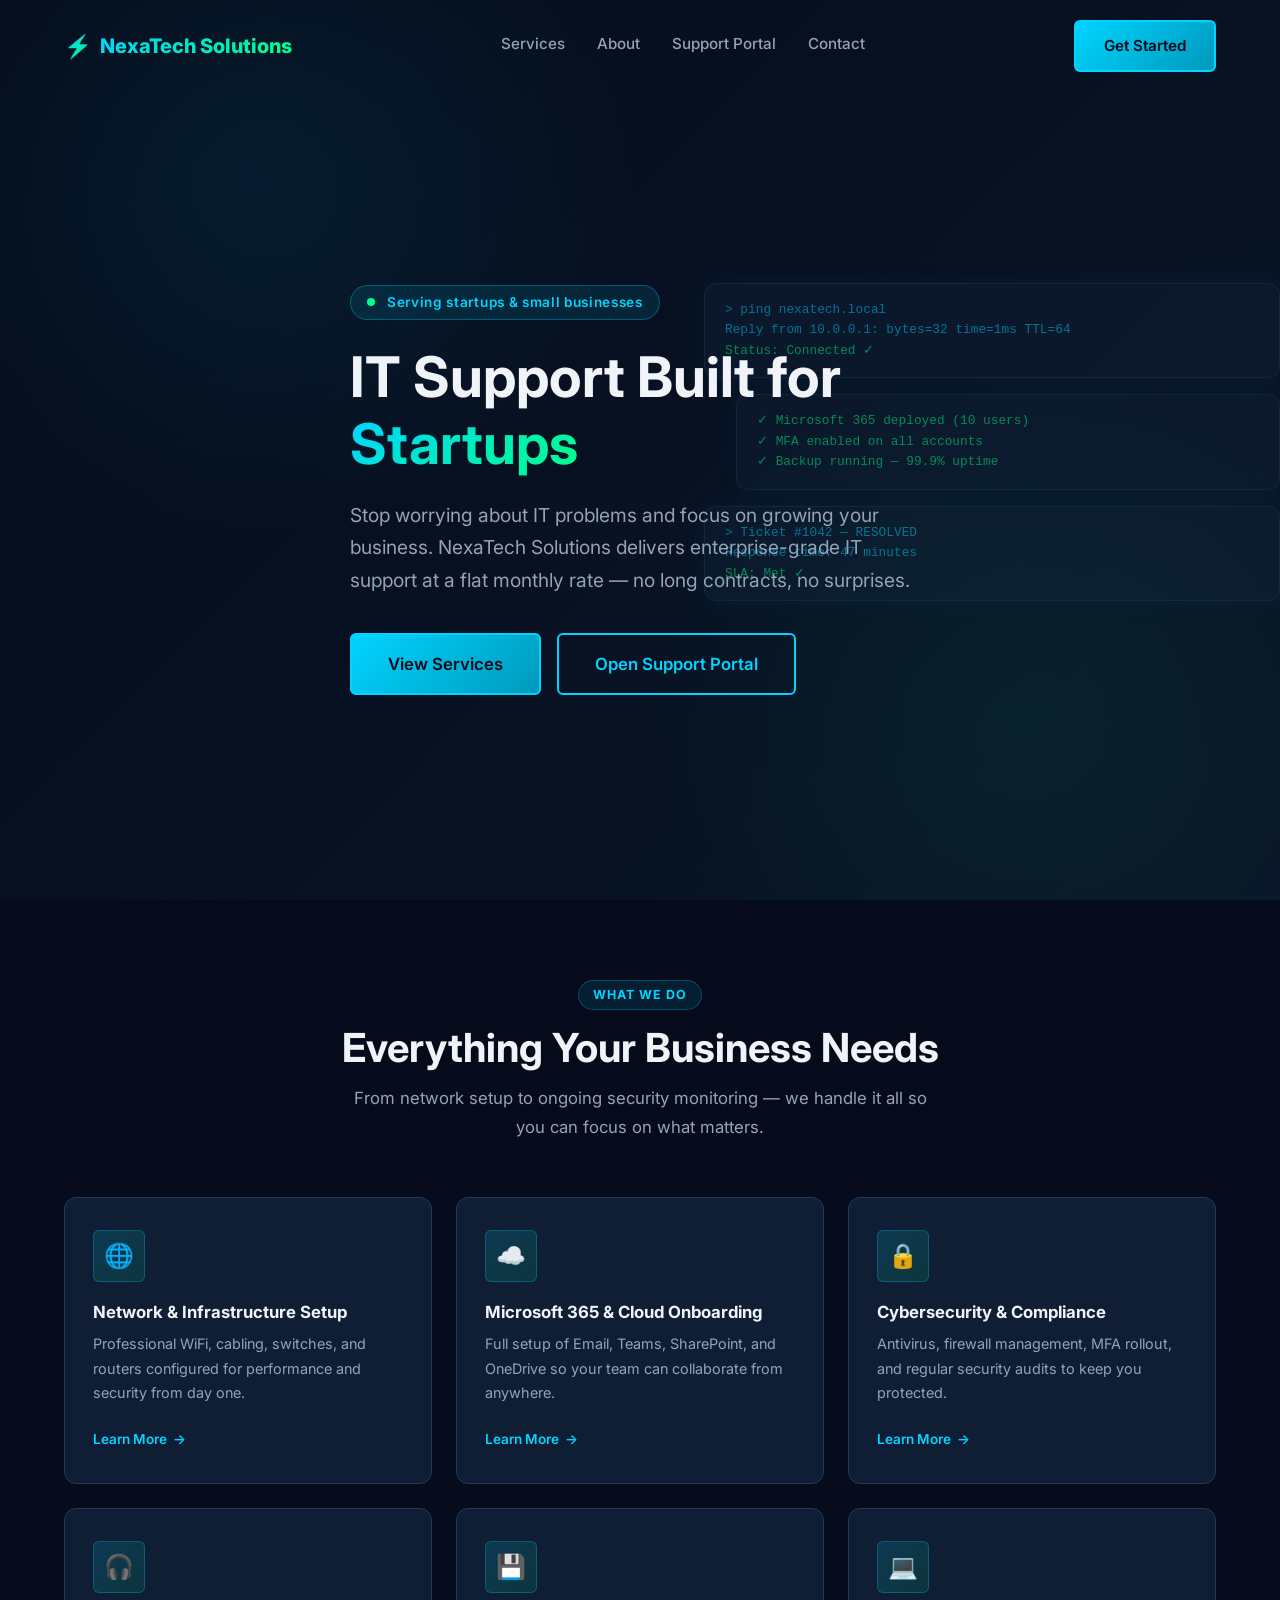
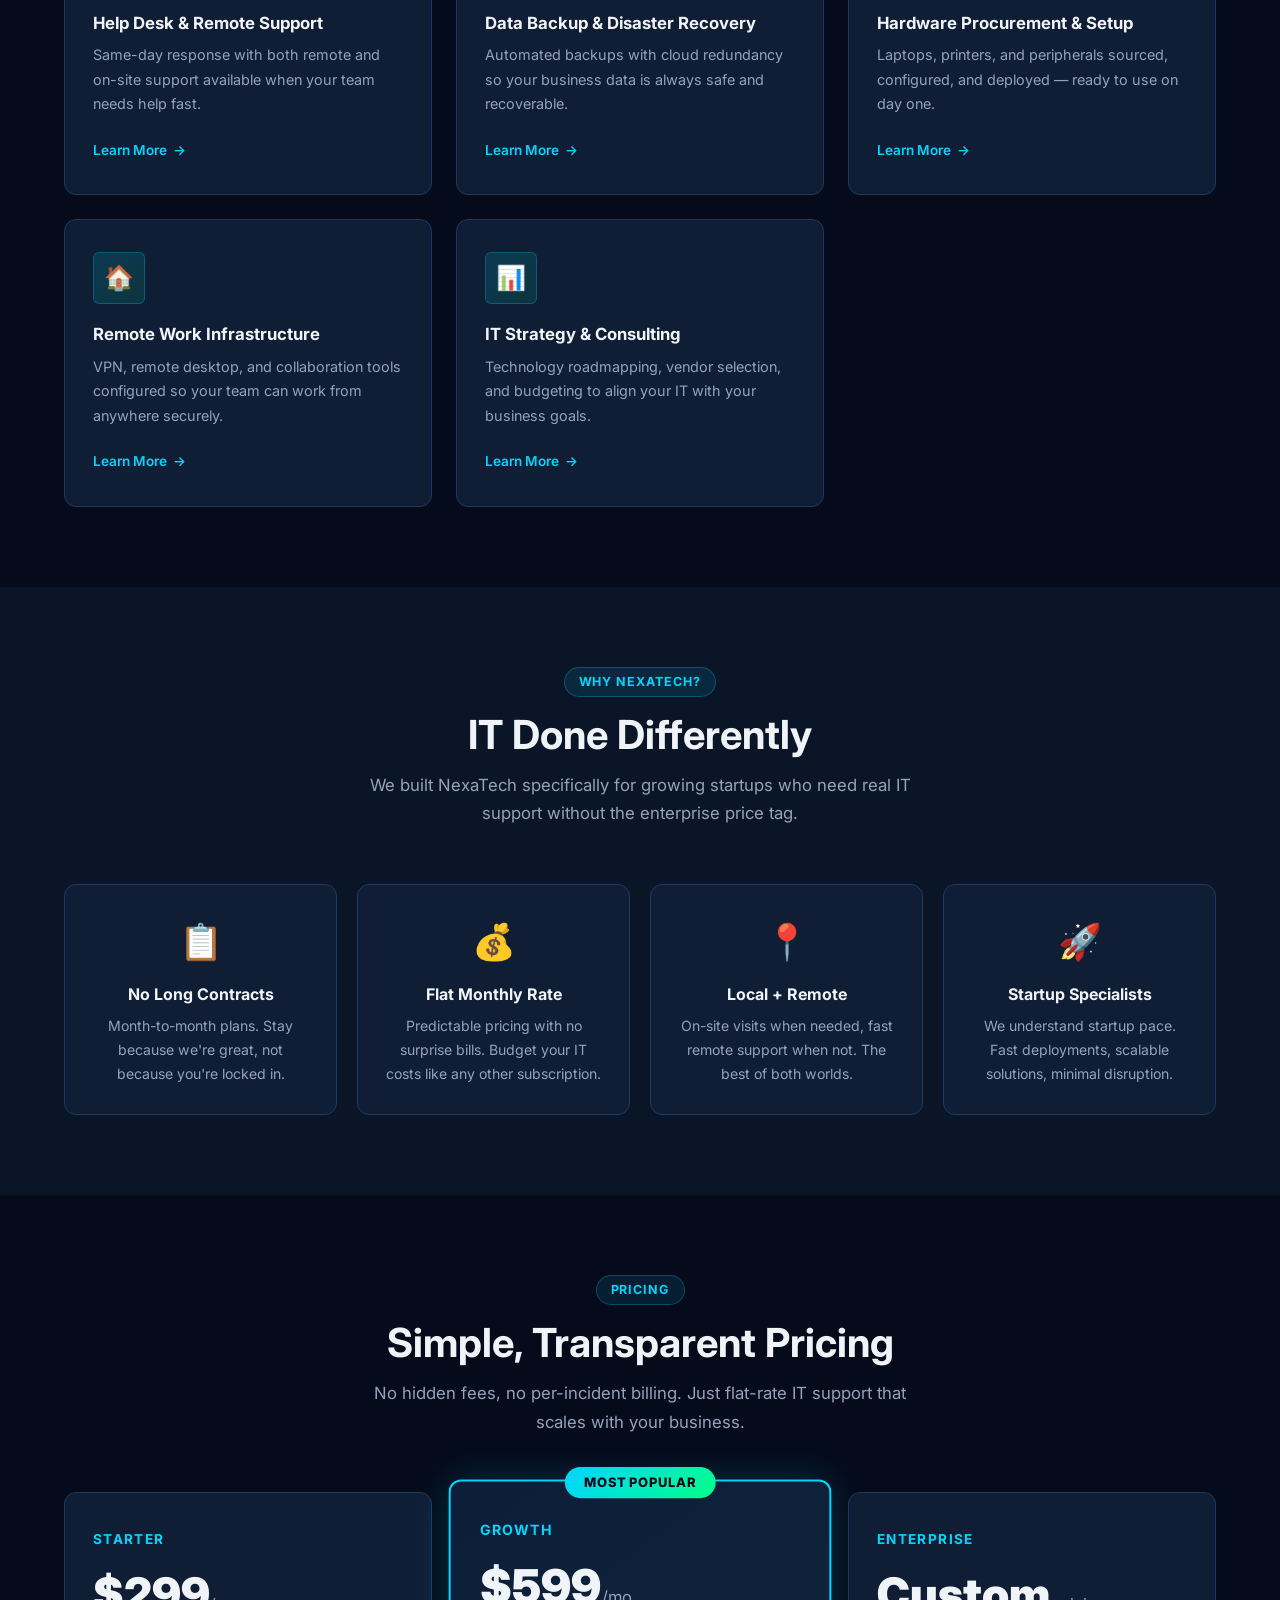
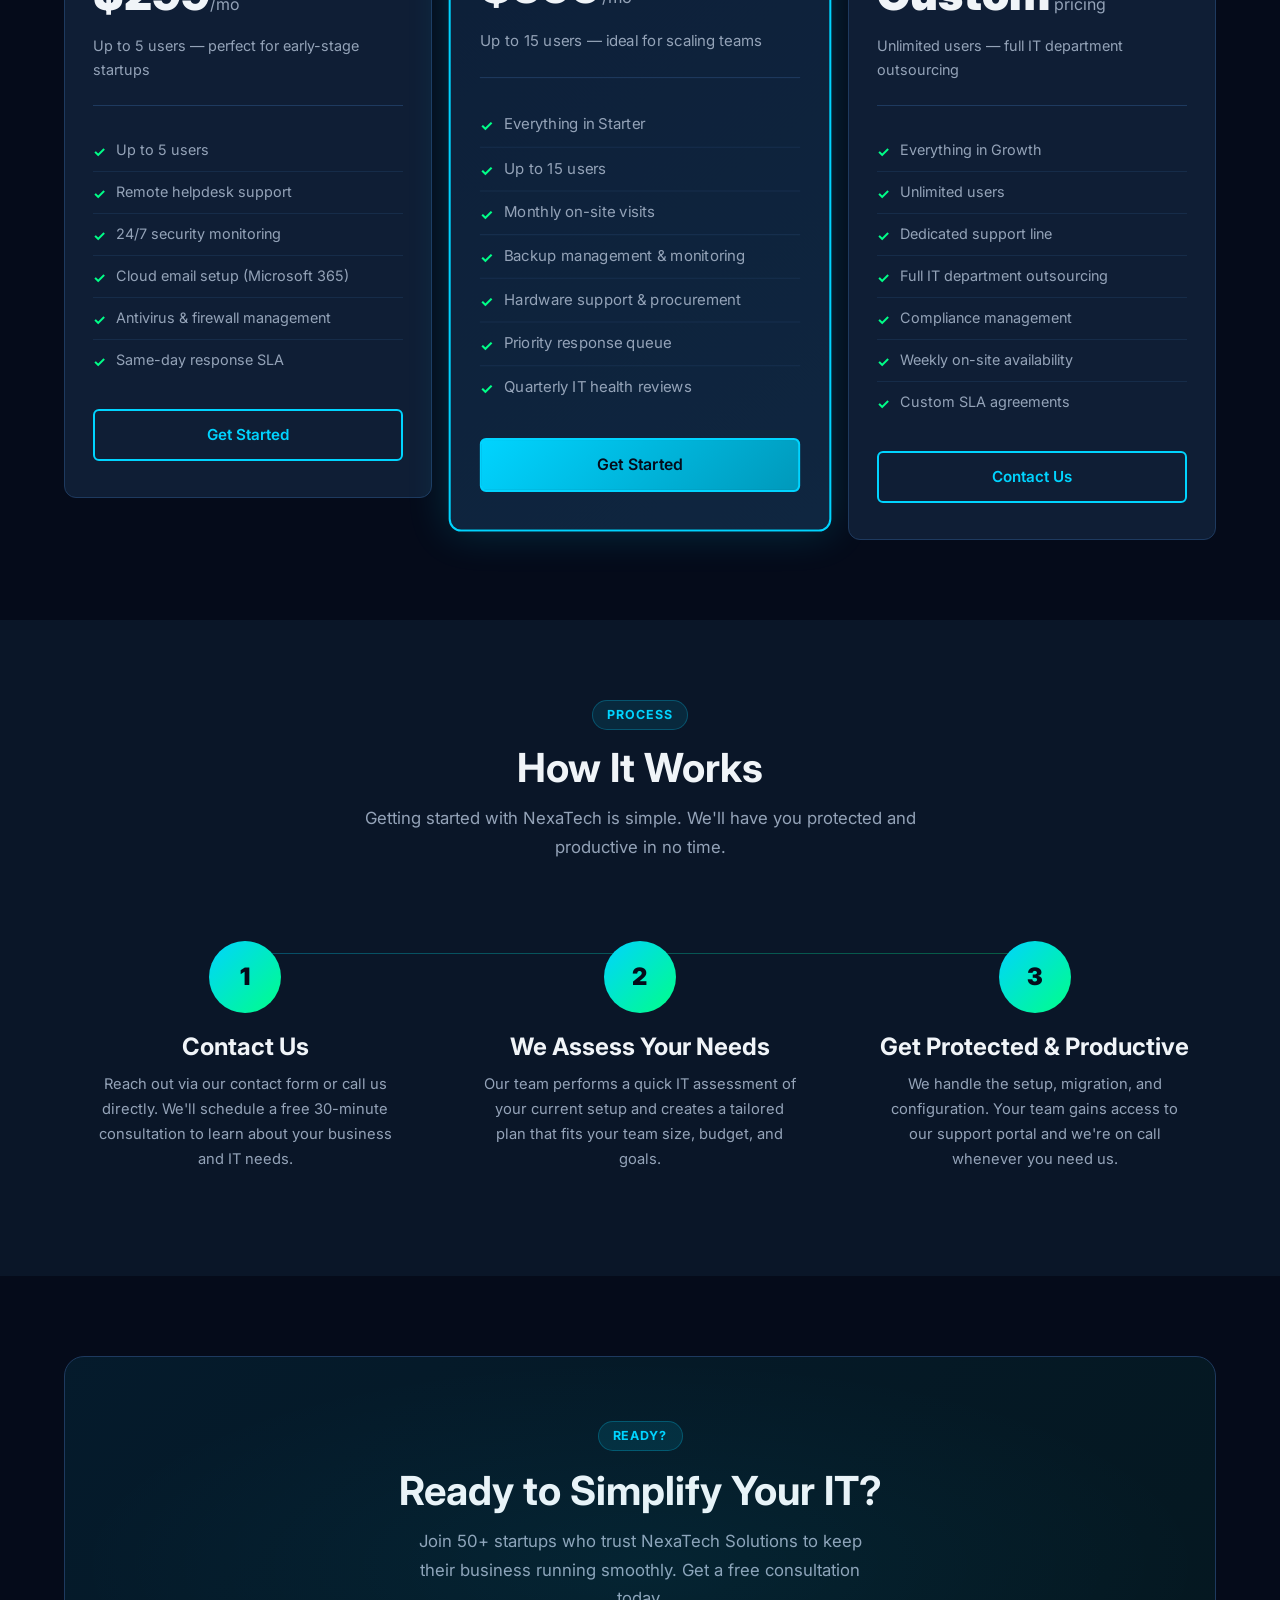
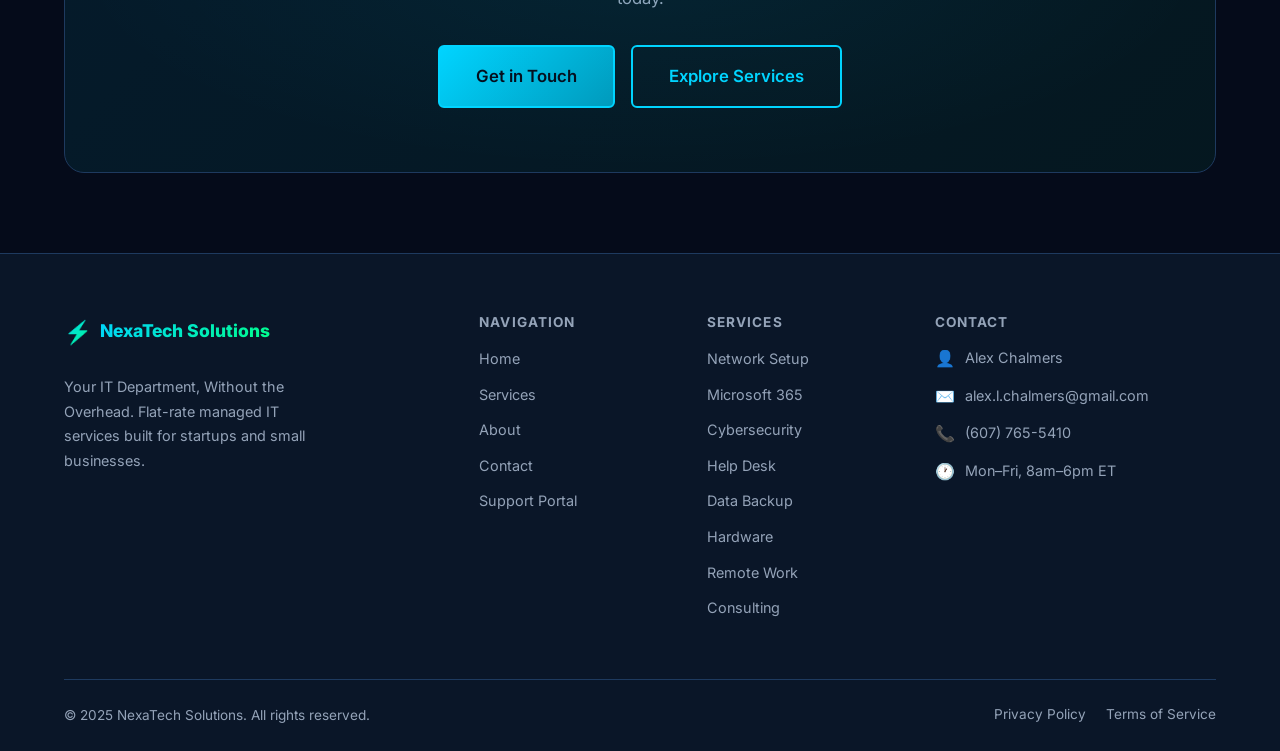
<file: index.html>
<!DOCTYPE html>
<html lang="en">
<head>
  <meta charset="UTF-8" />
  <meta name="viewport" content="width=device-width, initial-scale=1.0" />
  <meta name="description" content="NexaTech Solutions — Managed IT services built for startups and small businesses. Network setup, Microsoft 365, cybersecurity, help desk, and more." />
  <title>NexaTech Solutions — Your IT Department, Without the Overhead</title>
  <script async src="https://www.googletagmanager.com/gtag/js?id=G-207M78RNQE"></script>
  <script src="assets/js/analytics.js?v=1"></script>
  <link rel="stylesheet" href="assets/css/styles.css?v=3" />
  <link rel="preconnect" href="https://fonts.googleapis.com" />
  <link rel="preconnect" href="https://fonts.gstatic.com" crossorigin />
  <link href="https://fonts.googleapis.com/css2?family=Inter:wght@300;400;500;600;700;800;900&display=swap" rel="stylesheet" />
</head>
<body>

  <!-- ===================== NAVIGATION ===================== -->
  <nav class="navbar" id="navbar">
    <div class="container">
      <div class="nav-inner">
        <a href="index.html" class="nav-logo">
          <span class="logo-icon">⚡</span>
          <span>NexaTech Solutions</span>
        </a>

        <div class="nav-links">
          <a href="services.html">Services</a>
          <a href="about.html">About</a>
          <a href="portal/index.php">Support Portal</a>
          <a href="contact.html">Contact</a>
        </div>

        <div class="nav-cta">
          <a href="contact.html" class="btn btn-primary">Get Started</a>
        </div>

        <button class="hamburger" id="hamburger" aria-label="Toggle menu">
          <span></span><span></span><span></span>
        </button>
      </div>

      <div class="mobile-menu" id="mobile-menu">
        <a href="services.html">Services</a>
        <a href="about.html">About</a>
        <a href="portal/index.php">Support Portal</a>
        <a href="contact.html">Contact</a>
        <a href="contact.html" class="btn btn-primary">Get Started</a>
      </div>
    </div>
  </nav>

  <!-- ===================== HERO ===================== -->
  <section class="hero" id="hero">
    <div class="container">
      <div class="hero-content">
        <div class="hero-badge">
          <span class="status-dot"></span>
          Serving startups &amp; small businesses
        </div>
        <h1>IT Support Built for<br /><span class="gradient-text">Startups</span></h1>
        <p class="hero-sub">
          Stop worrying about IT problems and focus on growing your business.
          NexaTech Solutions delivers enterprise-grade IT support at a flat monthly rate —
          no long contracts, no surprises.
        </p>
        <div class="hero-ctas">
          <a href="services.html" class="btn btn-primary btn-lg">View Services</a>
          <a href="portal/index.php" class="btn btn-outline btn-lg">Open Support Portal</a>
        </div>
      </div>

      <!-- Floating tech elements -->
      <div class="hero-float" aria-hidden="true">
        <div class="float-card">
          &gt; ping nexatech.local<br />
          Reply from 10.0.0.1: bytes=32 time=1ms TTL=64<br />
          <span style="color:var(--accent-green)">Status: Connected ✓</span>
        </div>
        <div class="float-card">
          ✓ Microsoft 365 deployed (10 users)<br />
          ✓ MFA enabled on all accounts<br />
          ✓ Backup running — 99.9% uptime
        </div>
        <div class="float-card">
          &gt; Ticket #1042 — RESOLVED<br />
          Response time: 47 minutes<br />
          <span style="color:var(--accent-green)">SLA: Met ✓</span>
        </div>
      </div>
    </div>
  </section>

  <!-- ===================== STATS ===================== -->
  <!-- Hidden until we have real numbers to show — see conversation 2026-07-08
  <section class="stats-row">
    <div class="container">
      <div class="stats-grid">
        <div class="stat-item animate-on-scroll">
          <h3><span data-count="50" data-suffix="+">50+</span></h3>
          <p>Happy Clients &amp; Growing</p>
        </div>
        <div class="stat-item animate-on-scroll delay-2">
          <h3>&lt;2 hr</h3>
          <p>Average Response Time</p>
        </div>
        <div class="stat-item animate-on-scroll delay-3">
          <h3><span data-count="99.9" data-suffix="%">99.9%</span></h3>
          <p>Uptime Guarantee</p>
        </div>
      </div>
    </div>
  </section>
  -->

  <!-- ===================== SERVICES GRID ===================== -->
  <section class="section" id="services">
    <div class="container">
      <div class="section-header centered">
        <div class="section-tag">What We Do</div>
        <h2>Everything Your Business Needs</h2>
        <p>From network setup to ongoing security monitoring — we handle it all so you can focus on what matters.</p>
      </div>

      <div class="services-grid">
        <div class="service-card animate-on-scroll">
          <div class="service-icon">🌐</div>
          <h3>Network &amp; Infrastructure Setup</h3>
          <p>Professional WiFi, cabling, switches, and routers configured for performance and security from day one.</p>
          <a href="services.html#network" class="learn-more">Learn More</a>
        </div>

        <div class="service-card animate-on-scroll delay-1">
          <div class="service-icon">☁️</div>
          <h3>Microsoft 365 &amp; Cloud Onboarding</h3>
          <p>Full setup of Email, Teams, SharePoint, and OneDrive so your team can collaborate from anywhere.</p>
          <a href="services.html#cloud" class="learn-more">Learn More</a>
        </div>

        <div class="service-card animate-on-scroll delay-2">
          <div class="service-icon">🔒</div>
          <h3>Cybersecurity &amp; Compliance</h3>
          <p>Antivirus, firewall management, MFA rollout, and regular security audits to keep you protected.</p>
          <a href="services.html#security" class="learn-more">Learn More</a>
        </div>

        <div class="service-card animate-on-scroll">
          <div class="service-icon">🎧</div>
          <h3>Help Desk &amp; Remote Support</h3>
          <p>Same-day response with both remote and on-site support available when your team needs help fast.</p>
          <a href="services.html#helpdesk" class="learn-more">Learn More</a>
        </div>

        <div class="service-card animate-on-scroll delay-1">
          <div class="service-icon">💾</div>
          <h3>Data Backup &amp; Disaster Recovery</h3>
          <p>Automated backups with cloud redundancy so your business data is always safe and recoverable.</p>
          <a href="services.html#backup" class="learn-more">Learn More</a>
        </div>

        <div class="service-card animate-on-scroll delay-2">
          <div class="service-icon">💻</div>
          <h3>Hardware Procurement &amp; Setup</h3>
          <p>Laptops, printers, and peripherals sourced, configured, and deployed — ready to use on day one.</p>
          <a href="services.html#hardware" class="learn-more">Learn More</a>
        </div>

        <div class="service-card animate-on-scroll">
          <div class="service-icon">🏠</div>
          <h3>Remote Work Infrastructure</h3>
          <p>VPN, remote desktop, and collaboration tools configured so your team can work from anywhere securely.</p>
          <a href="services.html#remote" class="learn-more">Learn More</a>
        </div>

        <div class="service-card animate-on-scroll delay-1">
          <div class="service-icon">📊</div>
          <h3>IT Strategy &amp; Consulting</h3>
          <p>Technology roadmapping, vendor selection, and budgeting to align your IT with your business goals.</p>
          <a href="services.html#consulting" class="learn-more">Learn More</a>
        </div>
      </div>
    </div>
  </section>

  <!-- ===================== WHY NEXATECH ===================== -->
  <section class="section" style="background: var(--bg-secondary);">
    <div class="container">
      <div class="section-header centered">
        <div class="section-tag">Why NexaTech?</div>
        <h2>IT Done Differently</h2>
        <p>We built NexaTech specifically for growing startups who need real IT support without the enterprise price tag.</p>
      </div>

      <div class="features-grid">
        <div class="feature-card animate-on-scroll">
          <span class="feature-icon">📋</span>
          <h4>No Long Contracts</h4>
          <p>Month-to-month plans. Stay because we're great, not because you're locked in.</p>
        </div>
        <div class="feature-card animate-on-scroll delay-1">
          <span class="feature-icon">💰</span>
          <h4>Flat Monthly Rate</h4>
          <p>Predictable pricing with no surprise bills. Budget your IT costs like any other subscription.</p>
        </div>
        <div class="feature-card animate-on-scroll delay-2">
          <span class="feature-icon">📍</span>
          <h4>Local + Remote</h4>
          <p>On-site visits when needed, fast remote support when not. The best of both worlds.</p>
        </div>
        <div class="feature-card animate-on-scroll delay-3">
          <span class="feature-icon">🚀</span>
          <h4>Startup Specialists</h4>
          <p>We understand startup pace. Fast deployments, scalable solutions, minimal disruption.</p>
        </div>
      </div>
    </div>
  </section>

  <!-- ===================== PRICING ===================== -->
  <section class="section" id="pricing">
    <div class="container">
      <div class="section-header centered">
        <div class="section-tag">Pricing</div>
        <h2>Simple, Transparent Pricing</h2>
        <p>No hidden fees, no per-incident billing. Just flat-rate IT support that scales with your business.</p>
      </div>

      <div class="pricing-grid">
        <!-- Starter -->
        <div class="pricing-card animate-on-scroll">
          <div class="pricing-tier">Starter</div>
          <div class="pricing-price">$299<span>/mo</span></div>
          <div class="pricing-subtitle">Up to 5 users — perfect for early-stage startups</div>
          <ul class="pricing-features">
            <li><span class="check">✓</span> Up to 5 users</li>
            <li><span class="check">✓</span> Remote helpdesk support</li>
            <li><span class="check">✓</span> 24/7 security monitoring</li>
            <li><span class="check">✓</span> Cloud email setup (Microsoft 365)</li>
            <li><span class="check">✓</span> Antivirus &amp; firewall management</li>
            <li><span class="check">✓</span> Same-day response SLA</li>
          </ul>
          <a href="contact.html" class="btn btn-outline">Get Started</a>
        </div>

        <!-- Growth (Featured) -->
        <div class="pricing-card featured animate-on-scroll delay-1">
          <div class="pricing-badge">Most Popular</div>
          <div class="pricing-tier">Growth</div>
          <div class="pricing-price">$599<span>/mo</span></div>
          <div class="pricing-subtitle">Up to 15 users — ideal for scaling teams</div>
          <ul class="pricing-features">
            <li><span class="check">✓</span> Everything in Starter</li>
            <li><span class="check">✓</span> Up to 15 users</li>
            <li><span class="check">✓</span> Monthly on-site visits</li>
            <li><span class="check">✓</span> Backup management &amp; monitoring</li>
            <li><span class="check">✓</span> Hardware support &amp; procurement</li>
            <li><span class="check">✓</span> Priority response queue</li>
            <li><span class="check">✓</span> Quarterly IT health reviews</li>
          </ul>
          <a href="contact.html" class="btn btn-primary">Get Started</a>
        </div>

        <!-- Enterprise -->
        <div class="pricing-card animate-on-scroll delay-2">
          <div class="pricing-tier">Enterprise</div>
          <div class="pricing-price">Custom<span> pricing</span></div>
          <div class="pricing-subtitle">Unlimited users — full IT department outsourcing</div>
          <ul class="pricing-features">
            <li><span class="check">✓</span> Everything in Growth</li>
            <li><span class="check">✓</span> Unlimited users</li>
            <li><span class="check">✓</span> Dedicated support line</li>
            <li><span class="check">✓</span> Full IT department outsourcing</li>
            <li><span class="check">✓</span> Compliance management</li>
            <li><span class="check">✓</span> Weekly on-site availability</li>
            <li><span class="check">✓</span> Custom SLA agreements</li>
          </ul>
          <a href="contact.html" class="btn btn-outline">Contact Us</a>
        </div>
      </div>
    </div>
  </section>

  <!-- ===================== HOW IT WORKS ===================== -->
  <section class="section" style="background: var(--bg-secondary);">
    <div class="container">
      <div class="section-header centered">
        <div class="section-tag">Process</div>
        <h2>How It Works</h2>
        <p>Getting started with NexaTech is simple. We'll have you protected and productive in no time.</p>
      </div>

      <div class="steps-grid">
        <div class="step-card animate-on-scroll">
          <div class="step-number">1</div>
          <h3>Contact Us</h3>
          <p>Reach out via our contact form or call us directly. We'll schedule a free 30-minute consultation to learn about your business and IT needs.</p>
        </div>
        <div class="step-card animate-on-scroll delay-2">
          <div class="step-number">2</div>
          <h3>We Assess Your Needs</h3>
          <p>Our team performs a quick IT assessment of your current setup and creates a tailored plan that fits your team size, budget, and goals.</p>
        </div>
        <div class="step-card animate-on-scroll delay-3">
          <div class="step-number">3</div>
          <h3>Get Protected &amp; Productive</h3>
          <p>We handle the setup, migration, and configuration. Your team gains access to our support portal and we're on call whenever you need us.</p>
        </div>
      </div>
    </div>
  </section>

  <!-- ===================== CTA SECTION ===================== -->
  <section class="section">
    <div class="container">
      <div class="cta-section animate-on-scroll">
        <div class="section-tag" style="margin-bottom:16px;">Ready?</div>
        <h2>Ready to Simplify Your IT?</h2>
        <p>Join 50+ startups who trust NexaTech Solutions to keep their business running smoothly. Get a free consultation today.</p>
        <div class="ctas">
          <a href="contact.html" class="btn btn-primary btn-lg">Get in Touch</a>
          <a href="services.html" class="btn btn-outline btn-lg">Explore Services</a>
        </div>
      </div>
    </div>
  </section>

  <!-- ===================== FOOTER ===================== -->
  <footer class="footer">
    <div class="container">
      <div class="footer-grid">
        <div class="footer-brand">
          <a href="index.html" class="nav-logo">
            <span class="logo-icon">⚡</span>
            <span>NexaTech Solutions</span>
          </a>
          <p style="margin-top:12px;">Your IT Department, Without the Overhead. Flat-rate managed IT services built for startups and small businesses.</p>
        </div>

        <div class="footer-col">
          <h4>Navigation</h4>
          <ul>
            <li><a href="index.html">Home</a></li>
            <li><a href="services.html">Services</a></li>
            <li><a href="about.html">About</a></li>
            <li><a href="contact.html">Contact</a></li>
            <li><a href="portal/index.php">Support Portal</a></li>
          </ul>
        </div>

        <div class="footer-col">
          <h4>Services</h4>
          <ul>
            <li><a href="services.html#network">Network Setup</a></li>
            <li><a href="services.html#cloud">Microsoft 365</a></li>
            <li><a href="services.html#security">Cybersecurity</a></li>
            <li><a href="services.html#helpdesk">Help Desk</a></li>
            <li><a href="services.html#backup">Data Backup</a></li>
            <li><a href="services.html#hardware">Hardware</a></li>
            <li><a href="services.html#remote">Remote Work</a></li>
            <li><a href="services.html#consulting">Consulting</a></li>
          </ul>
        </div>

        <div class="footer-col">
          <h4>Contact</h4>
          <div class="footer-contact-item">
            <span class="icon">👤</span>
            <span>Alex Chalmers</span>
          </div>
          <div class="footer-contact-item">
            <span class="icon">✉️</span>
            <a href="mailto:alex.l.chalmers@gmail.com">alex.l.chalmers@gmail.com</a>
          </div>
          <div class="footer-contact-item">
            <span class="icon">📞</span>
            <a href="tel:+16077655410">(607) 765-5410</a>
          </div>
          <div class="footer-contact-item">
            <span class="icon">🕐</span>
            <span>Mon–Fri, 8am–6pm ET</span>
          </div>
        </div>
      </div>

      <div class="footer-bottom">
        <p>&copy; 2025 NexaTech Solutions. All rights reserved.</p>
        <div style="display:flex;gap:20px;">
          <a href="privacy-policy.html">Privacy Policy</a>
          <a href="terms-of-service.html">Terms of Service</a>
        </div>
      </div>
    </div>
  </footer>

  <script src="assets/js/main.js?v=7"></script>
</body>
</html>
</file>
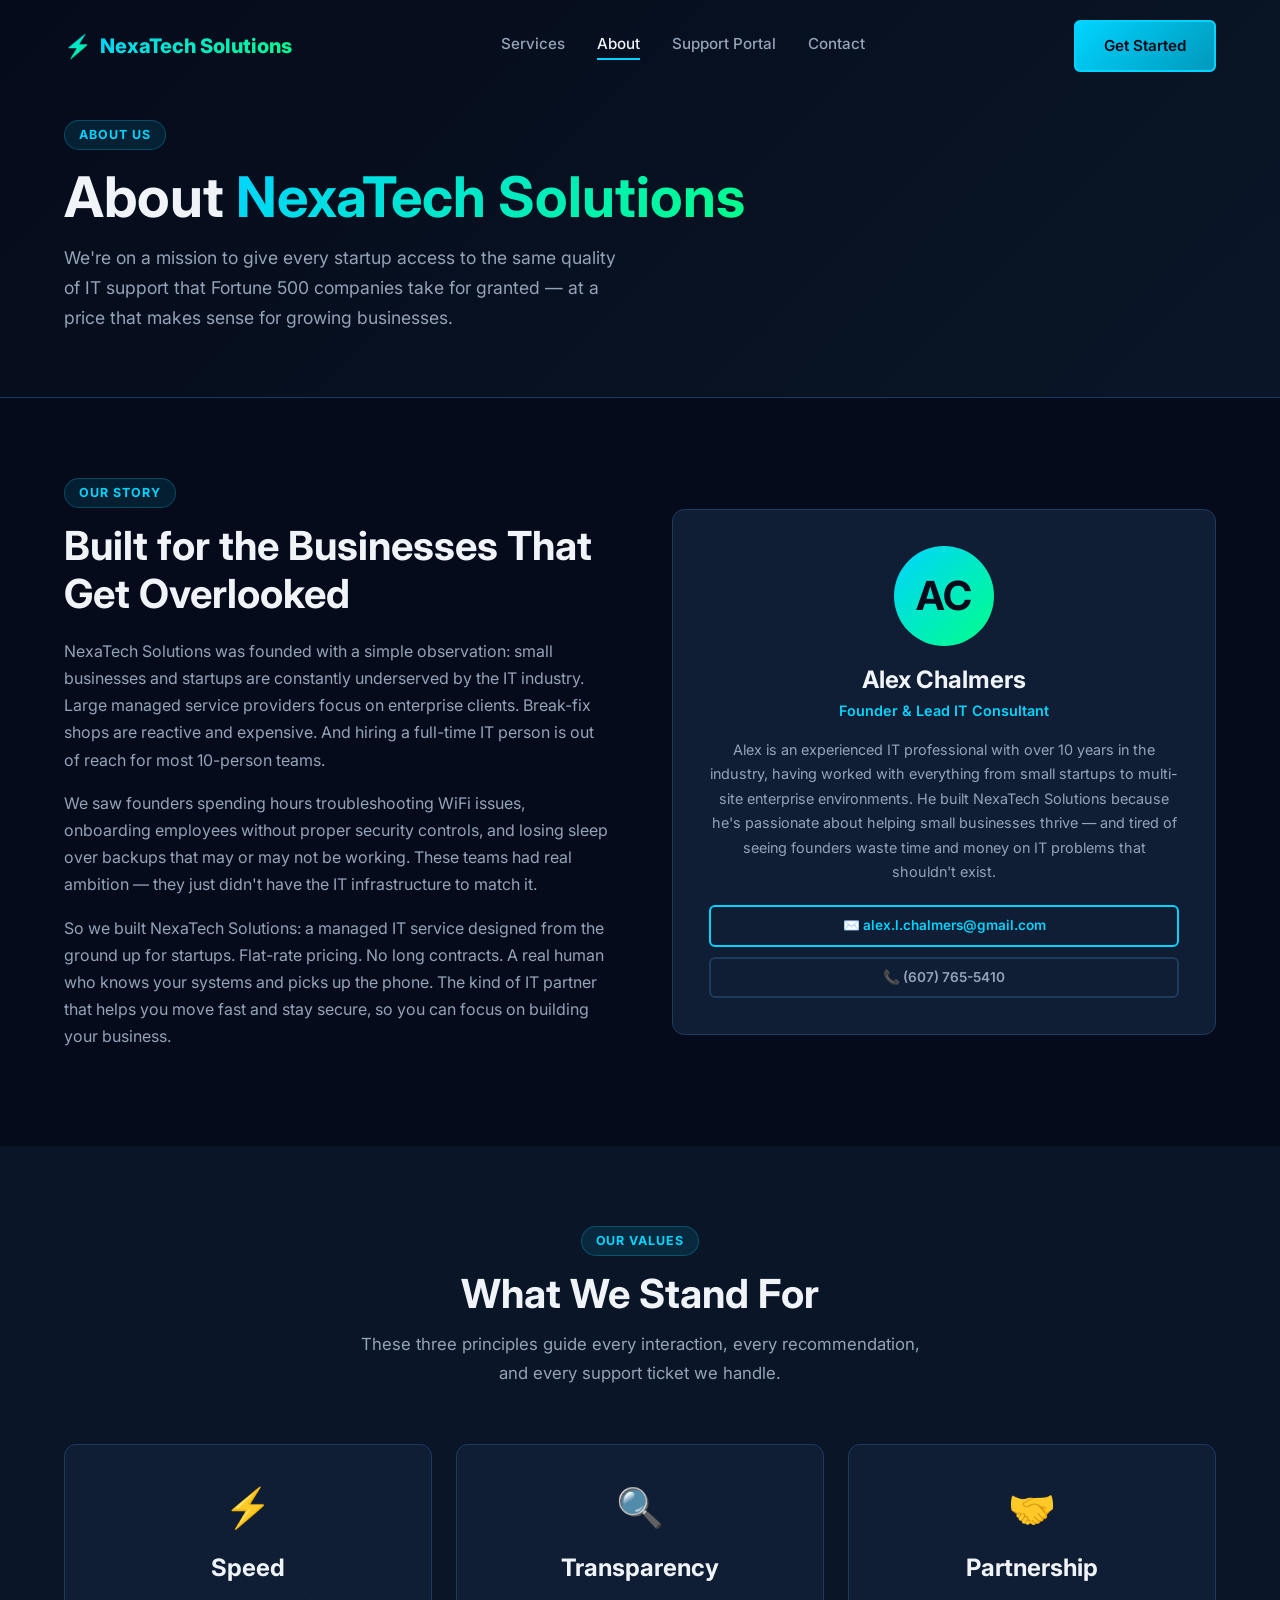
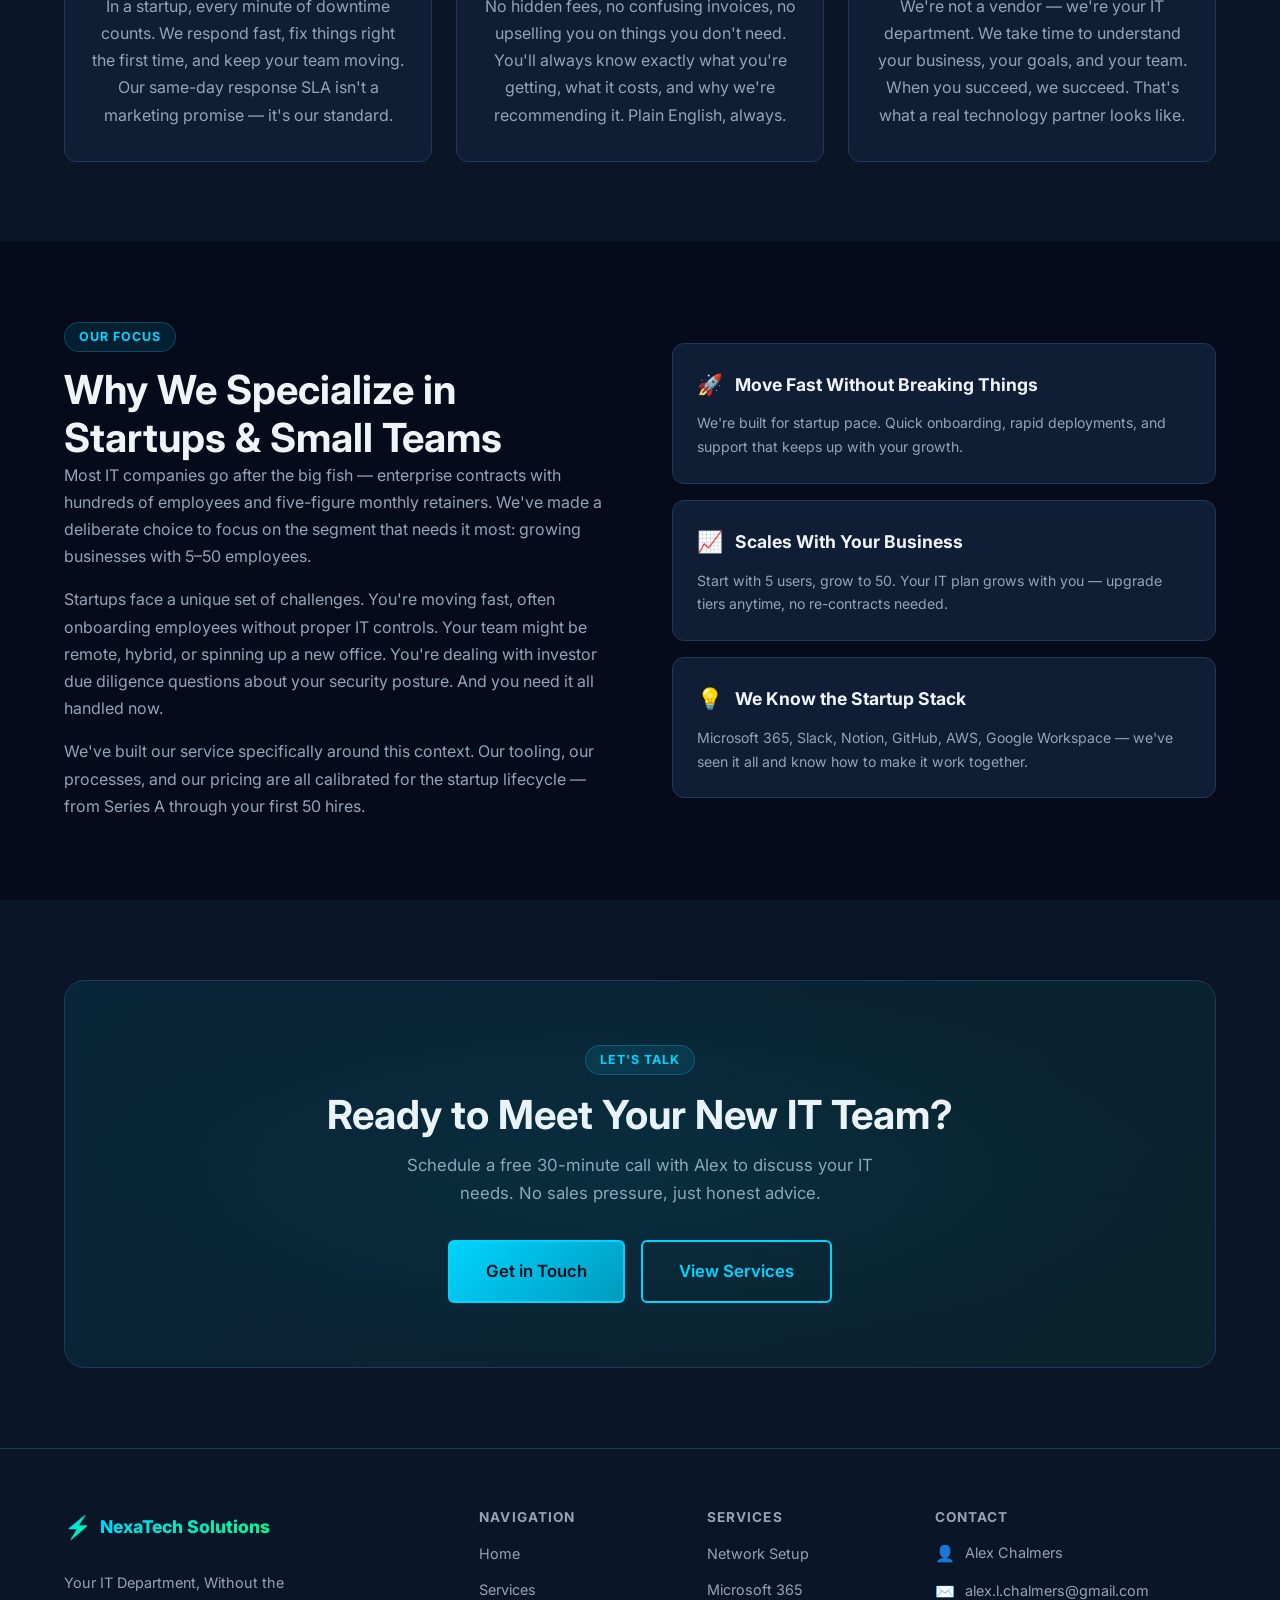
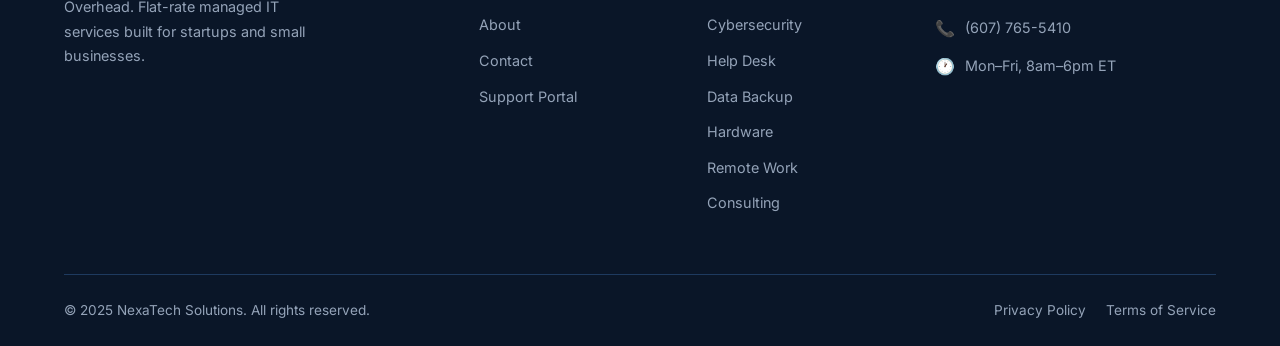
<file: about.html>
<!DOCTYPE html>
<html lang="en">
<head>
  <meta charset="UTF-8" />
  <meta name="viewport" content="width=device-width, initial-scale=1.0" />
  <meta name="description" content="About NexaTech Solutions — Founded by Alex Chalmers to give startups access to enterprise-level IT support without enterprise cost." />
  <title>About — NexaTech Solutions</title>
  <script async src="https://www.googletagmanager.com/gtag/js?id=G-207M78RNQE"></script>
  <script src="assets/js/analytics.js?v=1"></script>
  <link rel="stylesheet" href="assets/css/styles.css?v=3" />
  <link rel="preconnect" href="https://fonts.googleapis.com" />
  <link rel="preconnect" href="https://fonts.gstatic.com" crossorigin />
  <link href="https://fonts.googleapis.com/css2?family=Inter:wght@300;400;500;600;700;800;900&display=swap" rel="stylesheet" />
</head>
<body>

  <!-- NAVIGATION -->
  <nav class="navbar" id="navbar">
    <div class="container">
      <div class="nav-inner">
        <a href="index.html" class="nav-logo">
          <span class="logo-icon">⚡</span>
          <span>NexaTech Solutions</span>
        </a>
        <div class="nav-links">
          <a href="services.html">Services</a>
          <a href="about.html" class="active">About</a>
          <a href="portal/index.php">Support Portal</a>
          <a href="contact.html">Contact</a>
        </div>
        <div class="nav-cta">
          <a href="contact.html" class="btn btn-primary">Get Started</a>
        </div>
        <button class="hamburger" id="hamburger" aria-label="Toggle menu">
          <span></span><span></span><span></span>
        </button>
      </div>
      <div class="mobile-menu" id="mobile-menu">
        <a href="services.html">Services</a>
        <a href="about.html">About</a>
        <a href="portal/index.php">Support Portal</a>
        <a href="contact.html">Contact</a>
        <a href="contact.html" class="btn btn-primary">Get Started</a>
      </div>
    </div>
  </nav>

  <!-- PAGE HERO -->
  <section class="page-hero">
    <div class="container">
      <div class="section-tag">About Us</div>
      <h1>About <span class="gradient-text">NexaTech Solutions</span></h1>
      <p>We're on a mission to give every startup access to the same quality of IT support that Fortune 500 companies take for granted — at a price that makes sense for growing businesses.</p>
    </div>
  </section>

  <!-- OUR STORY -->
  <section class="section">
    <div class="container">
      <div class="about-story animate-on-scroll">
        <div class="about-story-text">
          <div class="section-tag">Our Story</div>
          <h2>Built for the Businesses That Get Overlooked</h2>
          <p>NexaTech Solutions was founded with a simple observation: small businesses and startups are constantly underserved by the IT industry. Large managed service providers focus on enterprise clients. Break-fix shops are reactive and expensive. And hiring a full-time IT person is out of reach for most 10-person teams.</p>
          <p>We saw founders spending hours troubleshooting WiFi issues, onboarding employees without proper security controls, and losing sleep over backups that may or may not be working. These teams had real ambition — they just didn't have the IT infrastructure to match it.</p>
          <p>So we built NexaTech Solutions: a managed IT service designed from the ground up for startups. Flat-rate pricing. No long contracts. A real human who knows your systems and picks up the phone. The kind of IT partner that helps you move fast and stay secure, so you can focus on building your business.</p>
          <!-- Hidden until we have real numbers to show — see conversation 2026-07-08
          <div style="display:flex;gap:32px;margin-top:32px;flex-wrap:wrap;">
            <div>
              <div style="font-size:2rem;font-weight:900;color:var(--accent-cyan);">50+</div>
              <div style="font-size:.9rem;color:var(--text-secondary);">Businesses Served</div>
            </div>
            <div>
              <div style="font-size:2rem;font-weight:900;color:var(--accent-green);">10+</div>
              <div style="font-size:.9rem;color:var(--text-secondary);">Years Experience</div>
            </div>
            <div>
              <div style="font-size:2rem;font-weight:900;color:var(--accent-cyan);">99.9%</div>
              <div style="font-size:.9rem;color:var(--text-secondary);">Uptime Delivered</div>
            </div>
          </div>
          -->
        </div>

        <div class="about-profile">
          <div class="profile-avatar">AC</div>
          <h3>Alex Chalmers</h3>
          <div class="title">Founder &amp; Lead IT Consultant</div>
          <p>Alex is an experienced IT professional with over 10 years in the industry, having worked with everything from small startups to multi-site enterprise environments. He built NexaTech Solutions because he's passionate about helping small businesses thrive — and tired of seeing founders waste time and money on IT problems that shouldn't exist.</p>
          <div style="margin-top:20px;display:flex;flex-direction:column;gap:10px;">
            <a href="mailto:alex.l.chalmers@gmail.com" class="btn btn-outline btn-sm" style="justify-content:center;">✉️ alex.l.chalmers@gmail.com</a>
            <a href="tel:+16077655410" class="btn btn-ghost btn-sm" style="justify-content:center;">📞 (607) 765-5410</a>
          </div>
        </div>
      </div>
    </div>
  </section>

  <!-- MISSION & VALUES -->
  <section class="section" style="background: var(--bg-secondary);">
    <div class="container">
      <div class="section-header centered">
        <div class="section-tag">Our Values</div>
        <h2>What We Stand For</h2>
        <p>These three principles guide every interaction, every recommendation, and every support ticket we handle.</p>
      </div>

      <div class="values-grid">
        <div class="value-card animate-on-scroll">
          <span class="value-icon">⚡</span>
          <h3>Speed</h3>
          <p>In a startup, every minute of downtime counts. We respond fast, fix things right the first time, and keep your team moving. Our same-day response SLA isn't a marketing promise — it's our standard.</p>
        </div>
        <div class="value-card animate-on-scroll delay-2">
          <span class="value-icon">🔍</span>
          <h3>Transparency</h3>
          <p>No hidden fees, no confusing invoices, no upselling you on things you don't need. You'll always know exactly what you're getting, what it costs, and why we're recommending it. Plain English, always.</p>
        </div>
        <div class="value-card animate-on-scroll delay-3">
          <span class="value-icon">🤝</span>
          <h3>Partnership</h3>
          <p>We're not a vendor — we're your IT department. We take time to understand your business, your goals, and your team. When you succeed, we succeed. That's what a real technology partner looks like.</p>
        </div>
      </div>
    </div>
  </section>

  <!-- WHY WE FOCUS ON STARTUPS -->
  <section class="section">
    <div class="container">
      <div style="display:grid;grid-template-columns:1fr 1fr;gap:64px;align-items:center;" class="animate-on-scroll">
        <div>
          <div class="section-tag">Our Focus</div>
          <h2>Why We Specialize in Startups &amp; Small Teams</h2>
          <p style="margin-bottom:16px;">Most IT companies go after the big fish — enterprise contracts with hundreds of employees and five-figure monthly retainers. We've made a deliberate choice to focus on the segment that needs it most: growing businesses with 5–50 employees.</p>
          <p style="margin-bottom:16px;">Startups face a unique set of challenges. You're moving fast, often onboarding employees without proper IT controls. Your team might be remote, hybrid, or spinning up a new office. You're dealing with investor due diligence questions about your security posture. And you need it all handled now.</p>
          <p>We've built our service specifically around this context. Our tooling, our processes, and our pricing are all calibrated for the startup lifecycle — from Series A through your first 50 hires.</p>
        </div>
        <div style="display:flex;flex-direction:column;gap:16px;">
          <div class="service-card" style="padding:24px;">
            <div style="display:flex;align-items:center;gap:12px;margin-bottom:10px;">
              <span style="font-size:1.3rem;">🚀</span>
              <h4 style="margin:0;">Move Fast Without Breaking Things</h4>
            </div>
            <p style="font-size:.88rem;margin:0;">We're built for startup pace. Quick onboarding, rapid deployments, and support that keeps up with your growth.</p>
          </div>
          <div class="service-card" style="padding:24px;">
            <div style="display:flex;align-items:center;gap:12px;margin-bottom:10px;">
              <span style="font-size:1.3rem;">📈</span>
              <h4 style="margin:0;">Scales With Your Business</h4>
            </div>
            <p style="font-size:.88rem;margin:0;">Start with 5 users, grow to 50. Your IT plan grows with you — upgrade tiers anytime, no re-contracts needed.</p>
          </div>
          <div class="service-card" style="padding:24px;">
            <div style="display:flex;align-items:center;gap:12px;margin-bottom:10px;">
              <span style="font-size:1.3rem;">💡</span>
              <h4 style="margin:0;">We Know the Startup Stack</h4>
            </div>
            <p style="font-size:.88rem;margin:0;">Microsoft 365, Slack, Notion, GitHub, AWS, Google Workspace — we've seen it all and know how to make it work together.</p>
          </div>
        </div>
      </div>
    </div>
  </section>

  <!-- BOTTOM CTA -->
  <section class="section" style="background: var(--bg-secondary);">
    <div class="container">
      <div class="cta-section animate-on-scroll">
        <div class="section-tag" style="margin-bottom:16px;">Let's Talk</div>
        <h2>Ready to Meet Your New IT Team?</h2>
        <p>Schedule a free 30-minute call with Alex to discuss your IT needs. No sales pressure, just honest advice.</p>
        <div class="ctas">
          <a href="contact.html" class="btn btn-primary btn-lg">Get in Touch</a>
          <a href="services.html" class="btn btn-outline btn-lg">View Services</a>
        </div>
      </div>
    </div>
  </section>

  <!-- FOOTER -->
  <footer class="footer">
    <div class="container">
      <div class="footer-grid">
        <div class="footer-brand">
          <a href="index.html" class="nav-logo">
            <span class="logo-icon">⚡</span>
            <span>NexaTech Solutions</span>
          </a>
          <p style="margin-top:12px;">Your IT Department, Without the Overhead. Flat-rate managed IT services built for startups and small businesses.</p>
        </div>
        <div class="footer-col">
          <h4>Navigation</h4>
          <ul>
            <li><a href="index.html">Home</a></li>
            <li><a href="services.html">Services</a></li>
            <li><a href="about.html">About</a></li>
            <li><a href="contact.html">Contact</a></li>
            <li><a href="portal/index.php">Support Portal</a></li>
          </ul>
        </div>
        <div class="footer-col">
          <h4>Services</h4>
          <ul>
            <li><a href="services.html#network">Network Setup</a></li>
            <li><a href="services.html#cloud">Microsoft 365</a></li>
            <li><a href="services.html#security">Cybersecurity</a></li>
            <li><a href="services.html#helpdesk">Help Desk</a></li>
            <li><a href="services.html#backup">Data Backup</a></li>
            <li><a href="services.html#hardware">Hardware</a></li>
            <li><a href="services.html#remote">Remote Work</a></li>
            <li><a href="services.html#consulting">Consulting</a></li>
          </ul>
        </div>
        <div class="footer-col">
          <h4>Contact</h4>
          <div class="footer-contact-item"><span class="icon">👤</span><span>Alex Chalmers</span></div>
          <div class="footer-contact-item"><span class="icon">✉️</span><a href="mailto:alex.l.chalmers@gmail.com">alex.l.chalmers@gmail.com</a></div>
          <div class="footer-contact-item"><span class="icon">📞</span><a href="tel:+16077655410">(607) 765-5410</a></div>
          <div class="footer-contact-item"><span class="icon">🕐</span><span>Mon–Fri, 8am–6pm ET</span></div>
        </div>
      </div>
      <div class="footer-bottom">
        <p>&copy; 2025 NexaTech Solutions. All rights reserved.</p>
        <div style="display:flex;gap:20px;">
          <a href="privacy-policy.html">Privacy Policy</a>
          <a href="terms-of-service.html">Terms of Service</a>
        </div>
      </div>
    </div>
  </footer>

  <script src="assets/js/main.js?v=7"></script>
</body>
</html>
</file>
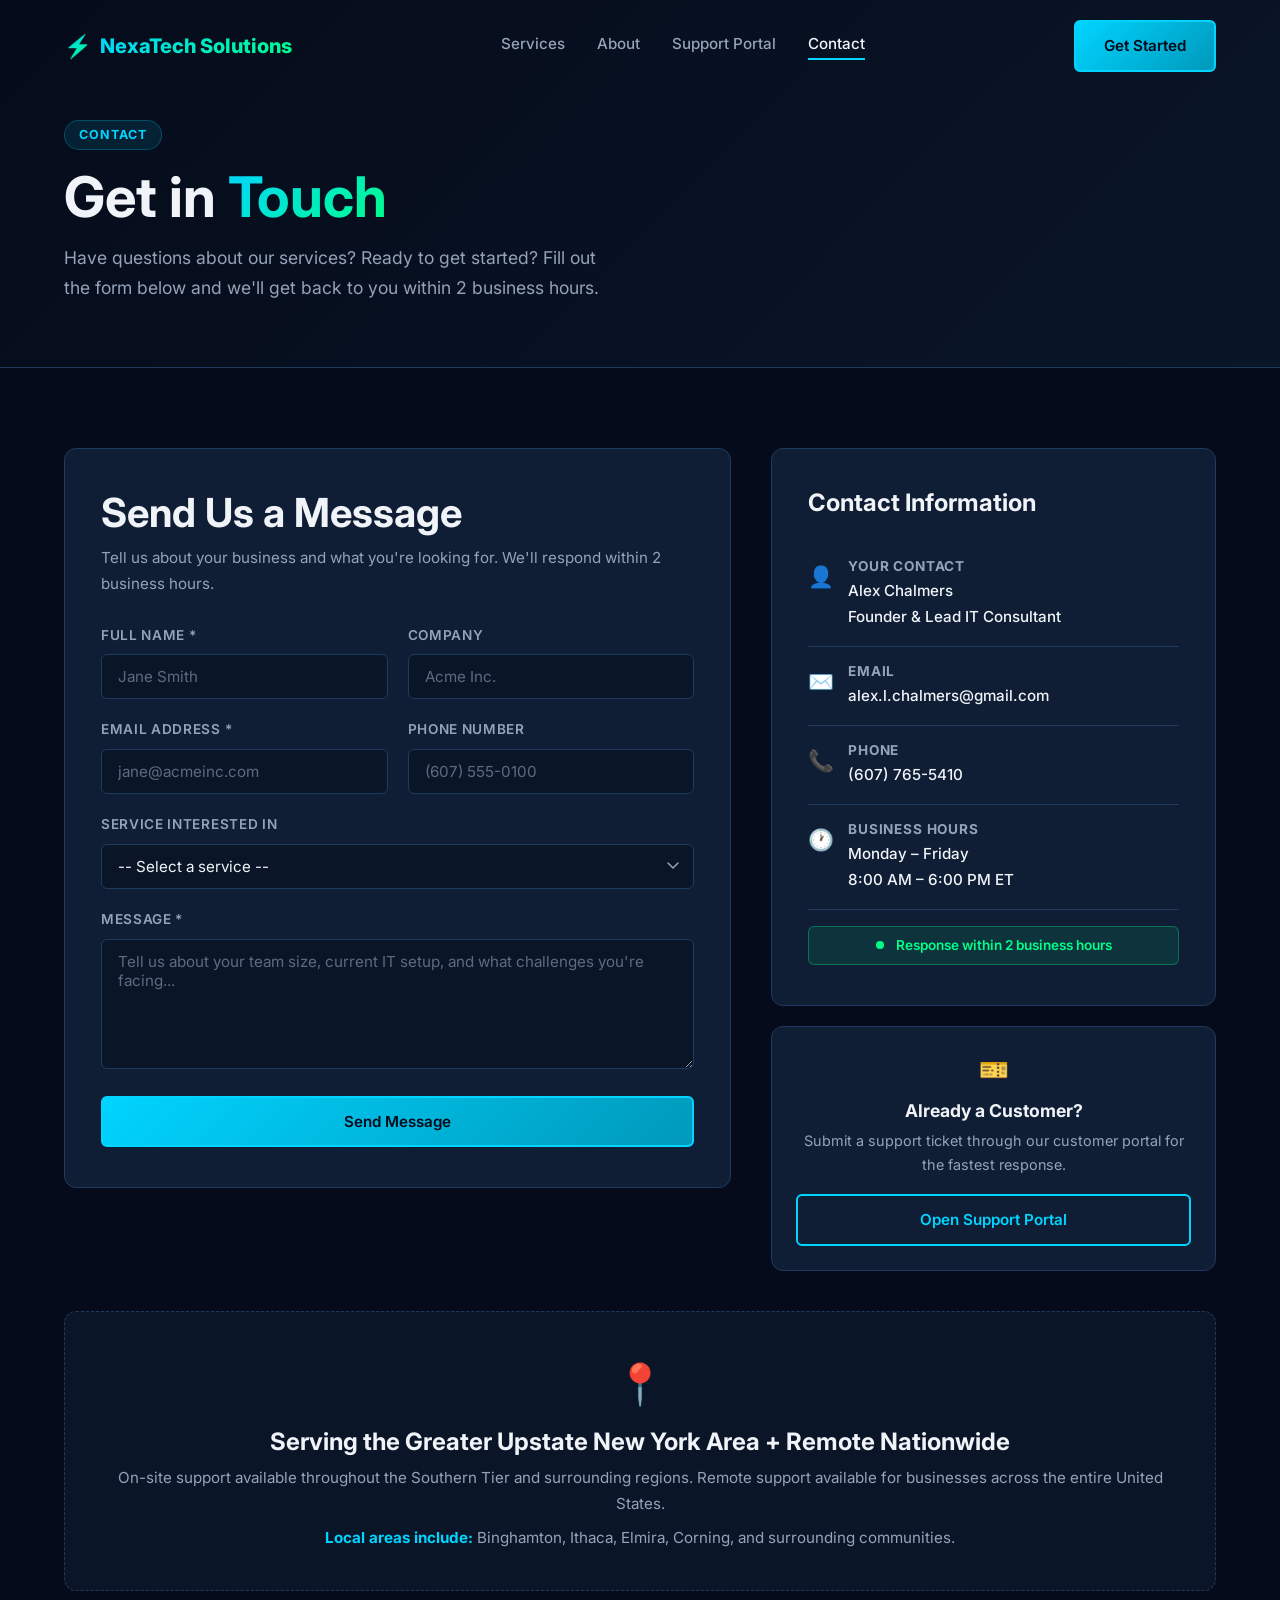
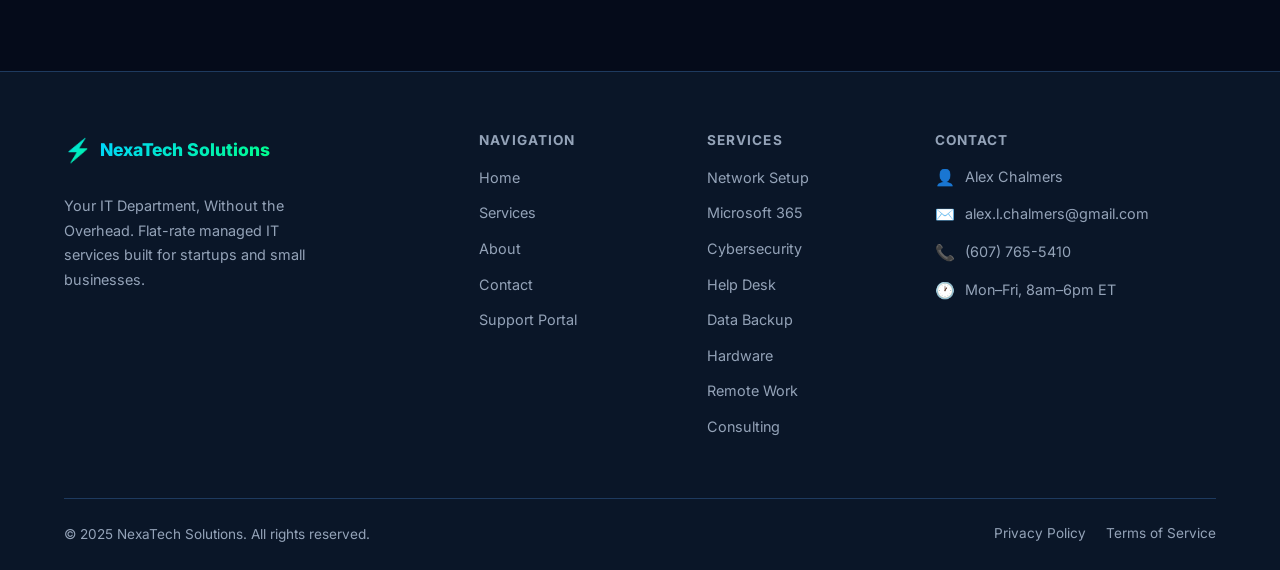
<file: contact.html>
<!DOCTYPE html>
<html lang="en">
<head>
  <meta charset="UTF-8" />
  <meta name="viewport" content="width=device-width, initial-scale=1.0" />
  <meta name="description" content="Contact NexaTech Solutions — Get in touch with Alex Chalmers for a free IT consultation. Same-day response guaranteed." />
  <title>Contact — NexaTech Solutions</title>
  <script async src="https://www.googletagmanager.com/gtag/js?id=G-207M78RNQE"></script>
  <script src="assets/js/analytics.js?v=1"></script>
  <link rel="stylesheet" href="assets/css/styles.css?v=3" />
  <link rel="preconnect" href="https://fonts.googleapis.com" />
  <link rel="preconnect" href="https://fonts.gstatic.com" crossorigin />
  <link href="https://fonts.googleapis.com/css2?family=Inter:wght@300;400;500;600;700;800;900&display=swap" rel="stylesheet" />
</head>
<body>

  <!-- NAVIGATION -->
  <nav class="navbar" id="navbar">
    <div class="container">
      <div class="nav-inner">
        <a href="index.html" class="nav-logo">
          <span class="logo-icon">⚡</span>
          <span>NexaTech Solutions</span>
        </a>
        <div class="nav-links">
          <a href="services.html">Services</a>
          <a href="about.html">About</a>
          <a href="portal/index.php">Support Portal</a>
          <a href="contact.html" class="active">Contact</a>
        </div>
        <div class="nav-cta">
          <a href="contact.html" class="btn btn-primary">Get Started</a>
        </div>
        <button class="hamburger" id="hamburger" aria-label="Toggle menu">
          <span></span><span></span><span></span>
        </button>
      </div>
      <div class="mobile-menu" id="mobile-menu">
        <a href="services.html">Services</a>
        <a href="about.html">About</a>
        <a href="portal/index.php">Support Portal</a>
        <a href="contact.html">Contact</a>
        <a href="contact.html" class="btn btn-primary">Get Started</a>
      </div>
    </div>
  </nav>

  <!-- PAGE HERO -->
  <section class="page-hero">
    <div class="container">
      <div class="section-tag">Contact</div>
      <h1>Get in <span class="gradient-text">Touch</span></h1>
      <p>Have questions about our services? Ready to get started? Fill out the form below and we'll get back to you within 2 business hours.</p>
    </div>
  </section>

  <!-- CONTACT SECTION -->
  <section class="section">
    <div class="container">
      <div class="contact-grid">

        <!-- Contact Form -->
        <div class="contact-form-card animate-on-scroll">
          <h2 style="margin-bottom:8px;">Send Us a Message</h2>
          <p style="margin-bottom:28px;font-size:.95rem;">Tell us about your business and what you're looking for. We'll respond within 2 business hours.</p>

          <div id="contact-form-msg" role="alert"></div>

          <form id="contact-form" novalidate>
            <input type="hidden" name="csrf_token" value="static-token-replace-in-php" />

            <div class="form-row">
              <div class="form-group">
                <label class="form-label" for="name">Full Name *</label>
                <input type="text" id="name" name="name" class="form-control" placeholder="Jane Smith" required />
              </div>
              <div class="form-group">
                <label class="form-label" for="company">Company</label>
                <input type="text" id="company" name="company" class="form-control" placeholder="Acme Inc." />
              </div>
            </div>

            <div class="form-row">
              <div class="form-group">
                <label class="form-label" for="email">Email Address *</label>
                <input type="email" id="email" name="email" class="form-control" placeholder="jane@acmeinc.com" required />
              </div>
              <div class="form-group">
                <label class="form-label" for="phone">Phone Number</label>
                <input type="tel" id="phone" name="phone" class="form-control" placeholder="(607) 555-0100" />
              </div>
            </div>

            <div class="form-group">
              <label class="form-label" for="service_interest">Service Interested In</label>
              <select id="service_interest" name="service_interest" class="form-control">
                <option value="">-- Select a service --</option>
                <option value="network">Network &amp; Infrastructure Setup</option>
                <option value="cloud">Microsoft 365 &amp; Cloud Onboarding</option>
                <option value="security">Cybersecurity &amp; Compliance</option>
                <option value="helpdesk">Help Desk &amp; Remote Support</option>
                <option value="backup">Data Backup &amp; Disaster Recovery</option>
                <option value="hardware">Hardware Procurement &amp; Setup</option>
                <option value="remote">Remote Work Infrastructure</option>
                <option value="consulting">IT Strategy &amp; Consulting</option>
                <option value="pricing">Pricing / Plan Questions</option>
                <option value="other">Other / General Inquiry</option>
              </select>
            </div>

            <div class="form-group">
              <label class="form-label" for="message">Message *</label>
              <textarea id="message" name="message" class="form-control" rows="5" placeholder="Tell us about your team size, current IT setup, and what challenges you're facing..." required></textarea>
            </div>

            <button type="submit" class="btn btn-primary" style="width:100%;justify-content:center;padding:14px;">
              Send Message
            </button>
          </form>
        </div>

        <!-- Contact Info -->
        <div class="animate-on-scroll delay-2">
          <div class="contact-info-card">
            <h3>Contact Information</h3>

            <div class="contact-info-item">
              <span class="contact-info-icon">👤</span>
              <div>
                <h4>Your Contact</h4>
                <p>Alex Chalmers<br />Founder &amp; Lead IT Consultant</p>
              </div>
            </div>

            <div class="contact-info-item">
              <span class="contact-info-icon">✉️</span>
              <div>
                <h4>Email</h4>
                <a href="mailto:alex.l.chalmers@gmail.com">alex.l.chalmers@gmail.com</a>
              </div>
            </div>

            <div class="contact-info-item">
              <span class="contact-info-icon">📞</span>
              <div>
                <h4>Phone</h4>
                <a href="tel:+16077655410">(607) 765-5410</a>
              </div>
            </div>

            <div class="contact-info-item">
              <span class="contact-info-icon">🕐</span>
              <div>
                <h4>Business Hours</h4>
                <p>Monday – Friday<br />8:00 AM – 6:00 PM ET</p>
              </div>
            </div>

            <div class="response-badge">
              <span class="status-dot"></span>
              Response within 2 business hours
            </div>
          </div>

          <!-- Already a customer? -->
          <div class="contact-info-card" style="margin-top:20px;text-align:center;padding:24px;">
            <div style="font-size:1.5rem;margin-bottom:10px;">🎫</div>
            <h4 style="margin-bottom:8px;">Already a Customer?</h4>
            <p style="font-size:.9rem;margin-bottom:16px;">Submit a support ticket through our customer portal for the fastest response.</p>
            <a href="portal/index.php" class="btn btn-outline" style="width:100%;justify-content:center;">Open Support Portal</a>
          </div>
        </div>

      </div>

      <!-- Map Placeholder -->
      <div class="map-placeholder animate-on-scroll" style="margin-top:40px;">
        <div class="map-icon">📍</div>
        <h3 style="margin-bottom:8px;">Serving the Greater Upstate New York Area + Remote Nationwide</h3>
        <p>On-site support available throughout the Southern Tier and surrounding regions. Remote support available for businesses across the entire United States.</p>
        <p style="margin-top:8px;"><strong style="color:var(--accent-cyan);">Local areas include:</strong> Binghamton, Ithaca, Elmira, Corning, and surrounding communities.</p>
      </div>
    </div>
  </section>

  <!-- FOOTER -->
  <footer class="footer">
    <div class="container">
      <div class="footer-grid">
        <div class="footer-brand">
          <a href="index.html" class="nav-logo">
            <span class="logo-icon">⚡</span>
            <span>NexaTech Solutions</span>
          </a>
          <p style="margin-top:12px;">Your IT Department, Without the Overhead. Flat-rate managed IT services built for startups and small businesses.</p>
        </div>
        <div class="footer-col">
          <h4>Navigation</h4>
          <ul>
            <li><a href="index.html">Home</a></li>
            <li><a href="services.html">Services</a></li>
            <li><a href="about.html">About</a></li>
            <li><a href="contact.html">Contact</a></li>
            <li><a href="portal/index.php">Support Portal</a></li>
          </ul>
        </div>
        <div class="footer-col">
          <h4>Services</h4>
          <ul>
            <li><a href="services.html#network">Network Setup</a></li>
            <li><a href="services.html#cloud">Microsoft 365</a></li>
            <li><a href="services.html#security">Cybersecurity</a></li>
            <li><a href="services.html#helpdesk">Help Desk</a></li>
            <li><a href="services.html#backup">Data Backup</a></li>
            <li><a href="services.html#hardware">Hardware</a></li>
            <li><a href="services.html#remote">Remote Work</a></li>
            <li><a href="services.html#consulting">Consulting</a></li>
          </ul>
        </div>
        <div class="footer-col">
          <h4>Contact</h4>
          <div class="footer-contact-item"><span class="icon">👤</span><span>Alex Chalmers</span></div>
          <div class="footer-contact-item"><span class="icon">✉️</span><a href="mailto:alex.l.chalmers@gmail.com">alex.l.chalmers@gmail.com</a></div>
          <div class="footer-contact-item"><span class="icon">📞</span><a href="tel:+16077655410">(607) 765-5410</a></div>
          <div class="footer-contact-item"><span class="icon">🕐</span><span>Mon–Fri, 8am–6pm ET</span></div>
        </div>
      </div>
      <div class="footer-bottom">
        <p>&copy; 2025 NexaTech Solutions. All rights reserved.</p>
        <div style="display:flex;gap:20px;">
          <a href="privacy-policy.html">Privacy Policy</a>
          <a href="terms-of-service.html">Terms of Service</a>
        </div>
      </div>
    </div>
  </footer>

  <script src="assets/js/main.js?v=7"></script>
</body>
</html>
</file>
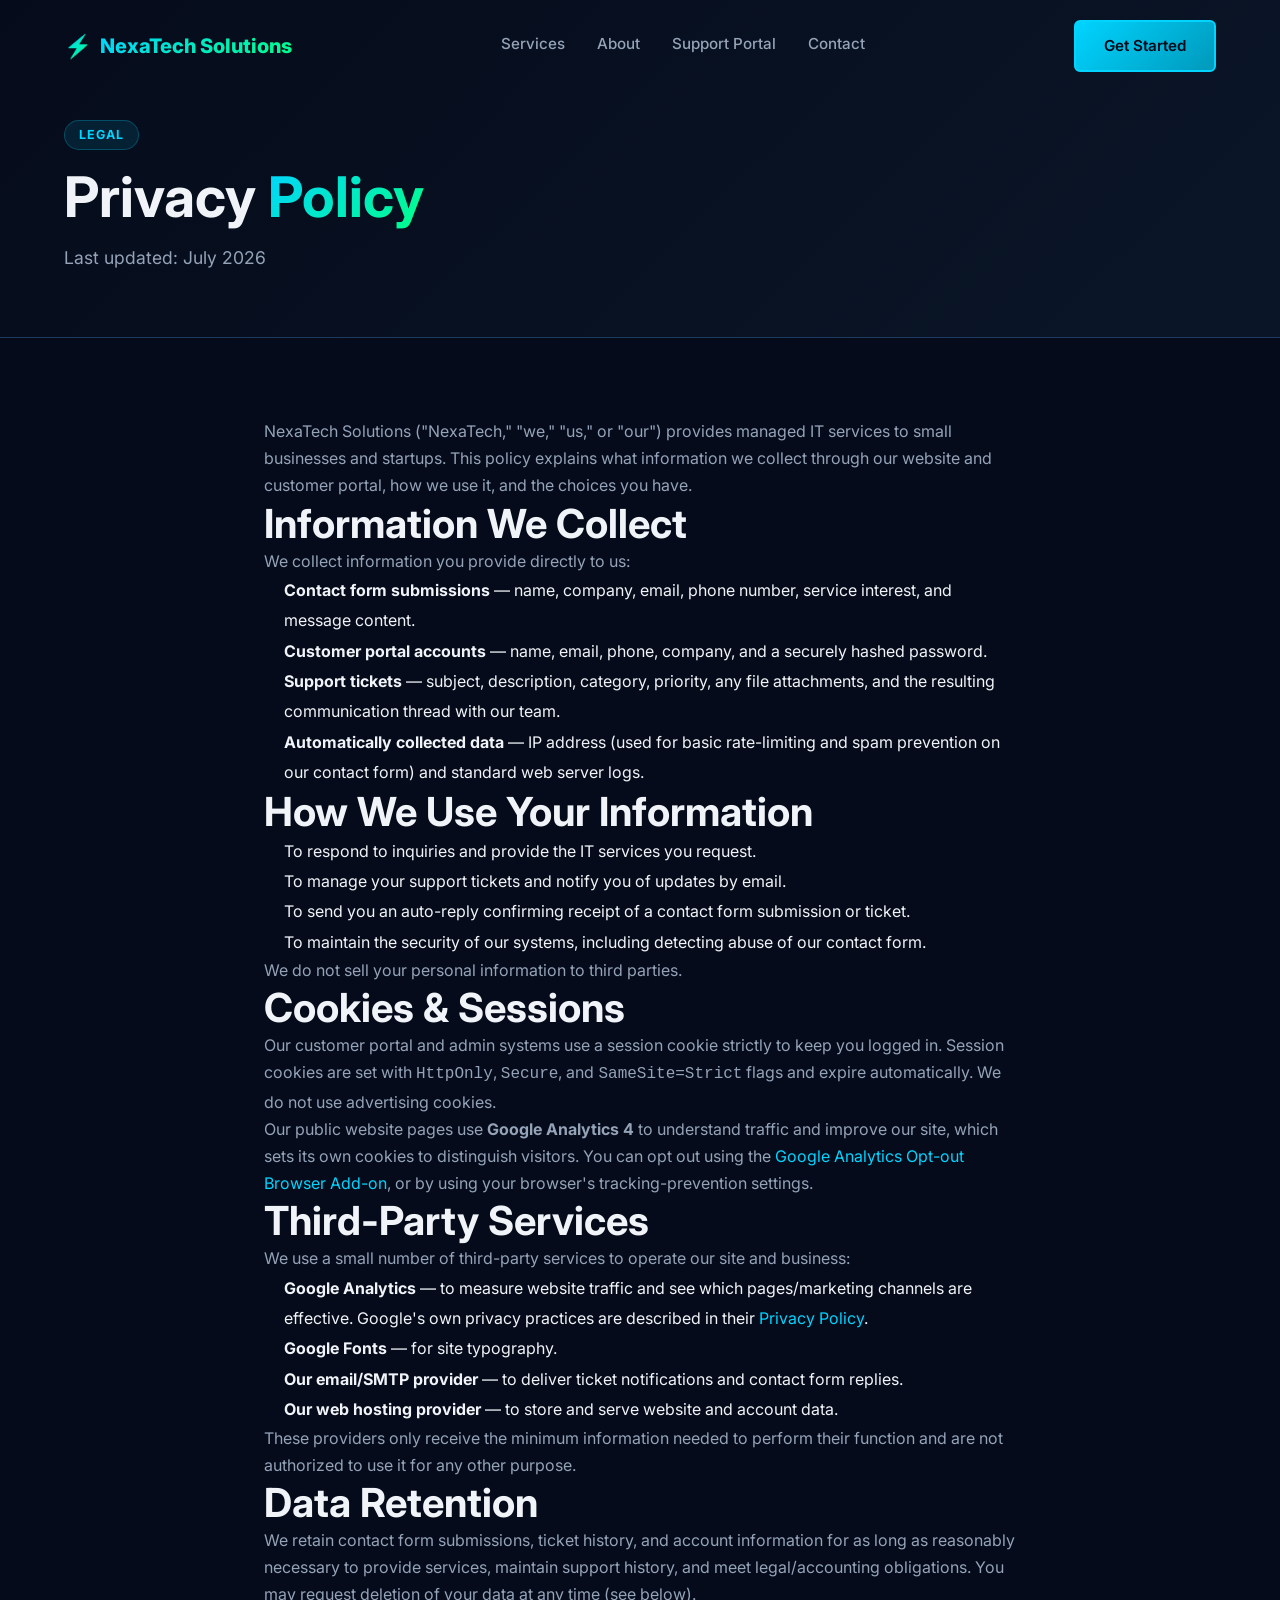
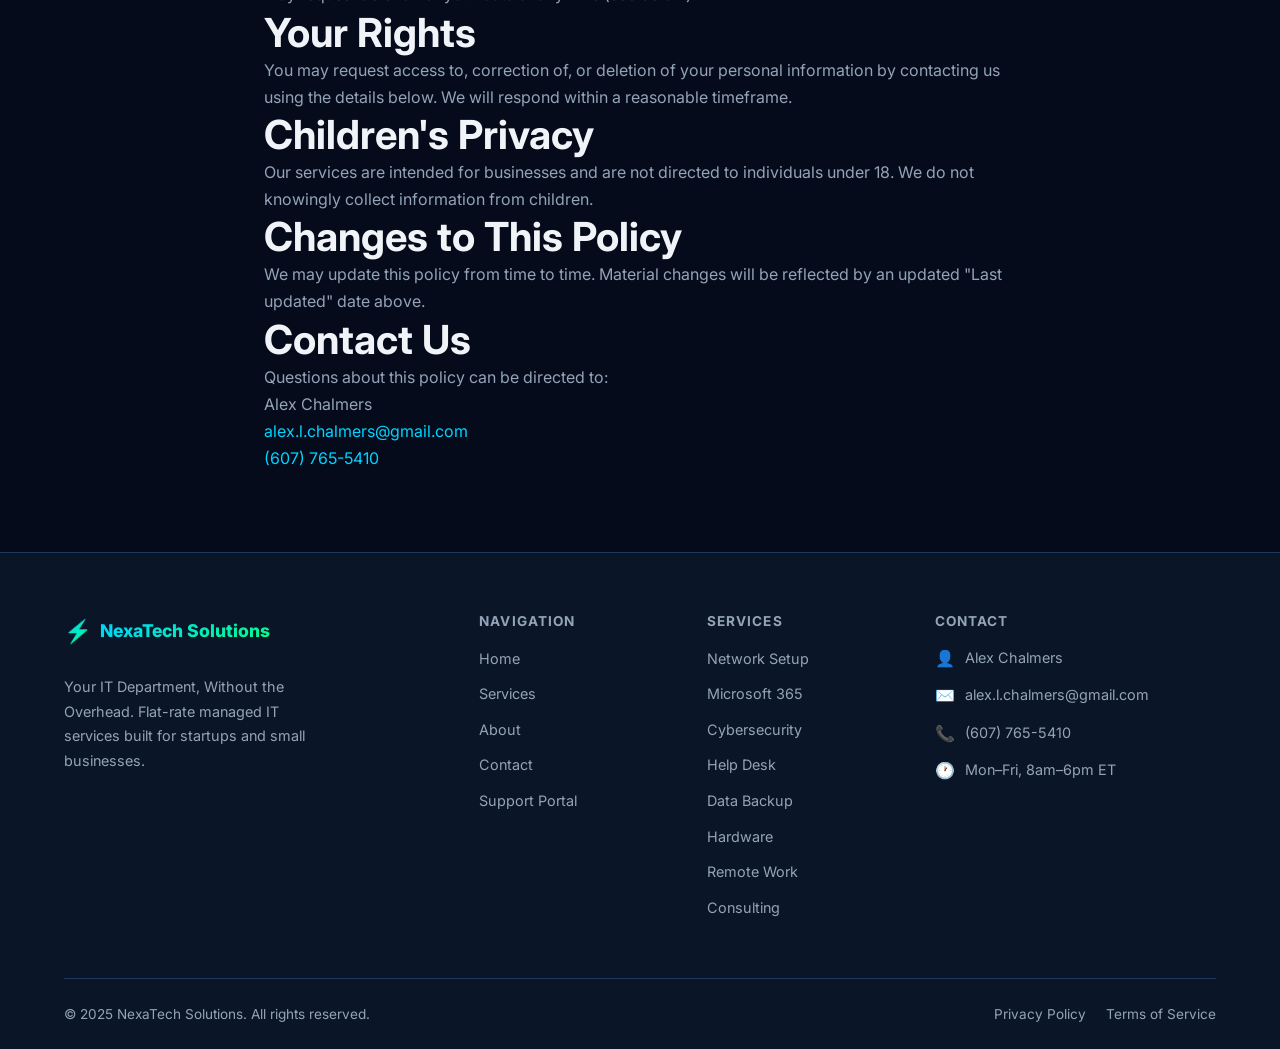
<file: privacy-policy.html>
<!DOCTYPE html>
<html lang="en">
<head>
  <meta charset="UTF-8" />
  <meta name="viewport" content="width=device-width, initial-scale=1.0" />
  <meta name="description" content="NexaTech Solutions Privacy Policy — how we collect, use, and protect your information." />
  <title>Privacy Policy — NexaTech Solutions</title>
  <link rel="stylesheet" href="assets/css/styles.css?v=3" />
  <link rel="preconnect" href="https://fonts.googleapis.com" />
  <link rel="preconnect" href="https://fonts.gstatic.com" crossorigin />
  <link href="https://fonts.googleapis.com/css2?family=Inter:wght@300;400;500;600;700;800;900&display=swap" rel="stylesheet" />
</head>
<body>

  <!-- NAVIGATION -->
  <nav class="navbar" id="navbar">
    <div class="container">
      <div class="nav-inner">
        <a href="index.html" class="nav-logo">
          <span class="logo-icon">⚡</span>
          <span>NexaTech Solutions</span>
        </a>
        <div class="nav-links">
          <a href="services.html">Services</a>
          <a href="about.html">About</a>
          <a href="portal/index.php">Support Portal</a>
          <a href="contact.html">Contact</a>
        </div>
        <div class="nav-cta">
          <a href="contact.html" class="btn btn-primary">Get Started</a>
        </div>
        <button class="hamburger" id="hamburger" aria-label="Toggle menu">
          <span></span><span></span><span></span>
        </button>
      </div>
      <div class="mobile-menu" id="mobile-menu">
        <a href="services.html">Services</a>
        <a href="about.html">About</a>
        <a href="portal/index.php">Support Portal</a>
        <a href="contact.html">Contact</a>
        <a href="contact.html" class="btn btn-primary">Get Started</a>
      </div>
    </div>
  </nav>

  <!-- PAGE HERO -->
  <section class="page-hero">
    <div class="container">
      <div class="section-tag">Legal</div>
      <h1>Privacy <span class="gradient-text">Policy</span></h1>
      <p>Last updated: July 2026</p>
    </div>
  </section>

  <!-- POLICY CONTENT -->
  <section class="section">
    <div class="container" style="max-width:800px;">

      <p>NexaTech Solutions ("NexaTech," "we," "us," or "our") provides managed IT services to small businesses and startups. This policy explains what information we collect through our website and customer portal, how we use it, and the choices you have.</p>

      <h2>Information We Collect</h2>
      <p>We collect information you provide directly to us:</p>
      <ul style="margin-left:20px;line-height:1.9;">
        <li><strong>Contact form submissions</strong> — name, company, email, phone number, service interest, and message content.</li>
        <li><strong>Customer portal accounts</strong> — name, email, phone, company, and a securely hashed password.</li>
        <li><strong>Support tickets</strong> — subject, description, category, priority, any file attachments, and the resulting communication thread with our team.</li>
        <li><strong>Automatically collected data</strong> — IP address (used for basic rate-limiting and spam prevention on our contact form) and standard web server logs.</li>
      </ul>

      <h2>How We Use Your Information</h2>
      <ul style="margin-left:20px;line-height:1.9;">
        <li>To respond to inquiries and provide the IT services you request.</li>
        <li>To manage your support tickets and notify you of updates by email.</li>
        <li>To send you an auto-reply confirming receipt of a contact form submission or ticket.</li>
        <li>To maintain the security of our systems, including detecting abuse of our contact form.</li>
      </ul>
      <p>We do not sell your personal information to third parties.</p>

      <h2>Cookies &amp; Sessions</h2>
      <p>Our customer portal and admin systems use a session cookie strictly to keep you logged in. Session cookies are set with <code>HttpOnly</code>, <code>Secure</code>, and <code>SameSite=Strict</code> flags and expire automatically. We do not use advertising cookies.</p>
      <p>Our public website pages use <strong>Google Analytics 4</strong> to understand traffic and improve our site, which sets its own cookies to distinguish visitors. You can opt out using the <a href="https://tools.google.com/dlpage/gaoptout" target="_blank" rel="noopener">Google Analytics Opt-out Browser Add-on</a>, or by using your browser's tracking-prevention settings.</p>

      <h2>Third-Party Services</h2>
      <p>We use a small number of third-party services to operate our site and business:</p>
      <ul style="margin-left:20px;line-height:1.9;">
        <li><strong>Google Analytics</strong> — to measure website traffic and see which pages/marketing channels are effective. Google's own privacy practices are described in their <a href="https://policies.google.com/privacy" target="_blank" rel="noopener">Privacy Policy</a>.</li>
        <li><strong>Google Fonts</strong> — for site typography.</li>
        <li><strong>Our email/SMTP provider</strong> — to deliver ticket notifications and contact form replies.</li>
        <li><strong>Our web hosting provider</strong> — to store and serve website and account data.</li>
      </ul>
      <p>These providers only receive the minimum information needed to perform their function and are not authorized to use it for any other purpose.</p>

      <h2>Data Retention</h2>
      <p>We retain contact form submissions, ticket history, and account information for as long as reasonably necessary to provide services, maintain support history, and meet legal/accounting obligations. You may request deletion of your data at any time (see below).</p>

      <h2>Your Rights</h2>
      <p>You may request access to, correction of, or deletion of your personal information by contacting us using the details below. We will respond within a reasonable timeframe.</p>

      <h2>Children's Privacy</h2>
      <p>Our services are intended for businesses and are not directed to individuals under 18. We do not knowingly collect information from children.</p>

      <h2>Changes to This Policy</h2>
      <p>We may update this policy from time to time. Material changes will be reflected by an updated "Last updated" date above.</p>

      <h2>Contact Us</h2>
      <p>Questions about this policy can be directed to:</p>
      <p>
        Alex Chalmers<br />
        <a href="mailto:alex.l.chalmers@gmail.com">alex.l.chalmers@gmail.com</a><br />
        <a href="tel:+16077655410">(607) 765-5410</a>
      </p>

    </div>
  </section>

  <!-- FOOTER -->
  <footer class="footer">
    <div class="container">
      <div class="footer-grid">
        <div class="footer-brand">
          <a href="index.html" class="nav-logo">
            <span class="logo-icon">⚡</span>
            <span>NexaTech Solutions</span>
          </a>
          <p style="margin-top:12px;">Your IT Department, Without the Overhead. Flat-rate managed IT services built for startups and small businesses.</p>
        </div>
        <div class="footer-col">
          <h4>Navigation</h4>
          <ul>
            <li><a href="index.html">Home</a></li>
            <li><a href="services.html">Services</a></li>
            <li><a href="about.html">About</a></li>
            <li><a href="contact.html">Contact</a></li>
            <li><a href="portal/index.php">Support Portal</a></li>
          </ul>
        </div>
        <div class="footer-col">
          <h4>Services</h4>
          <ul>
            <li><a href="services.html#network">Network Setup</a></li>
            <li><a href="services.html#cloud">Microsoft 365</a></li>
            <li><a href="services.html#security">Cybersecurity</a></li>
            <li><a href="services.html#helpdesk">Help Desk</a></li>
            <li><a href="services.html#backup">Data Backup</a></li>
            <li><a href="services.html#hardware">Hardware</a></li>
            <li><a href="services.html#remote">Remote Work</a></li>
            <li><a href="services.html#consulting">Consulting</a></li>
          </ul>
        </div>
        <div class="footer-col">
          <h4>Contact</h4>
          <div class="footer-contact-item"><span class="icon">👤</span><span>Alex Chalmers</span></div>
          <div class="footer-contact-item"><span class="icon">✉️</span><a href="mailto:alex.l.chalmers@gmail.com">alex.l.chalmers@gmail.com</a></div>
          <div class="footer-contact-item"><span class="icon">📞</span><a href="tel:+16077655410">(607) 765-5410</a></div>
          <div class="footer-contact-item"><span class="icon">🕐</span><span>Mon–Fri, 8am–6pm ET</span></div>
        </div>
      </div>
      <div class="footer-bottom">
        <p>&copy; 2025 NexaTech Solutions. All rights reserved.</p>
        <div style="display:flex;gap:20px;">
          <a href="privacy-policy.html">Privacy Policy</a>
          <a href="terms-of-service.html">Terms of Service</a>
        </div>
      </div>
    </div>
  </footer>

  <script src="assets/js/main.js?v=7"></script>
</body>
</html>
</file>
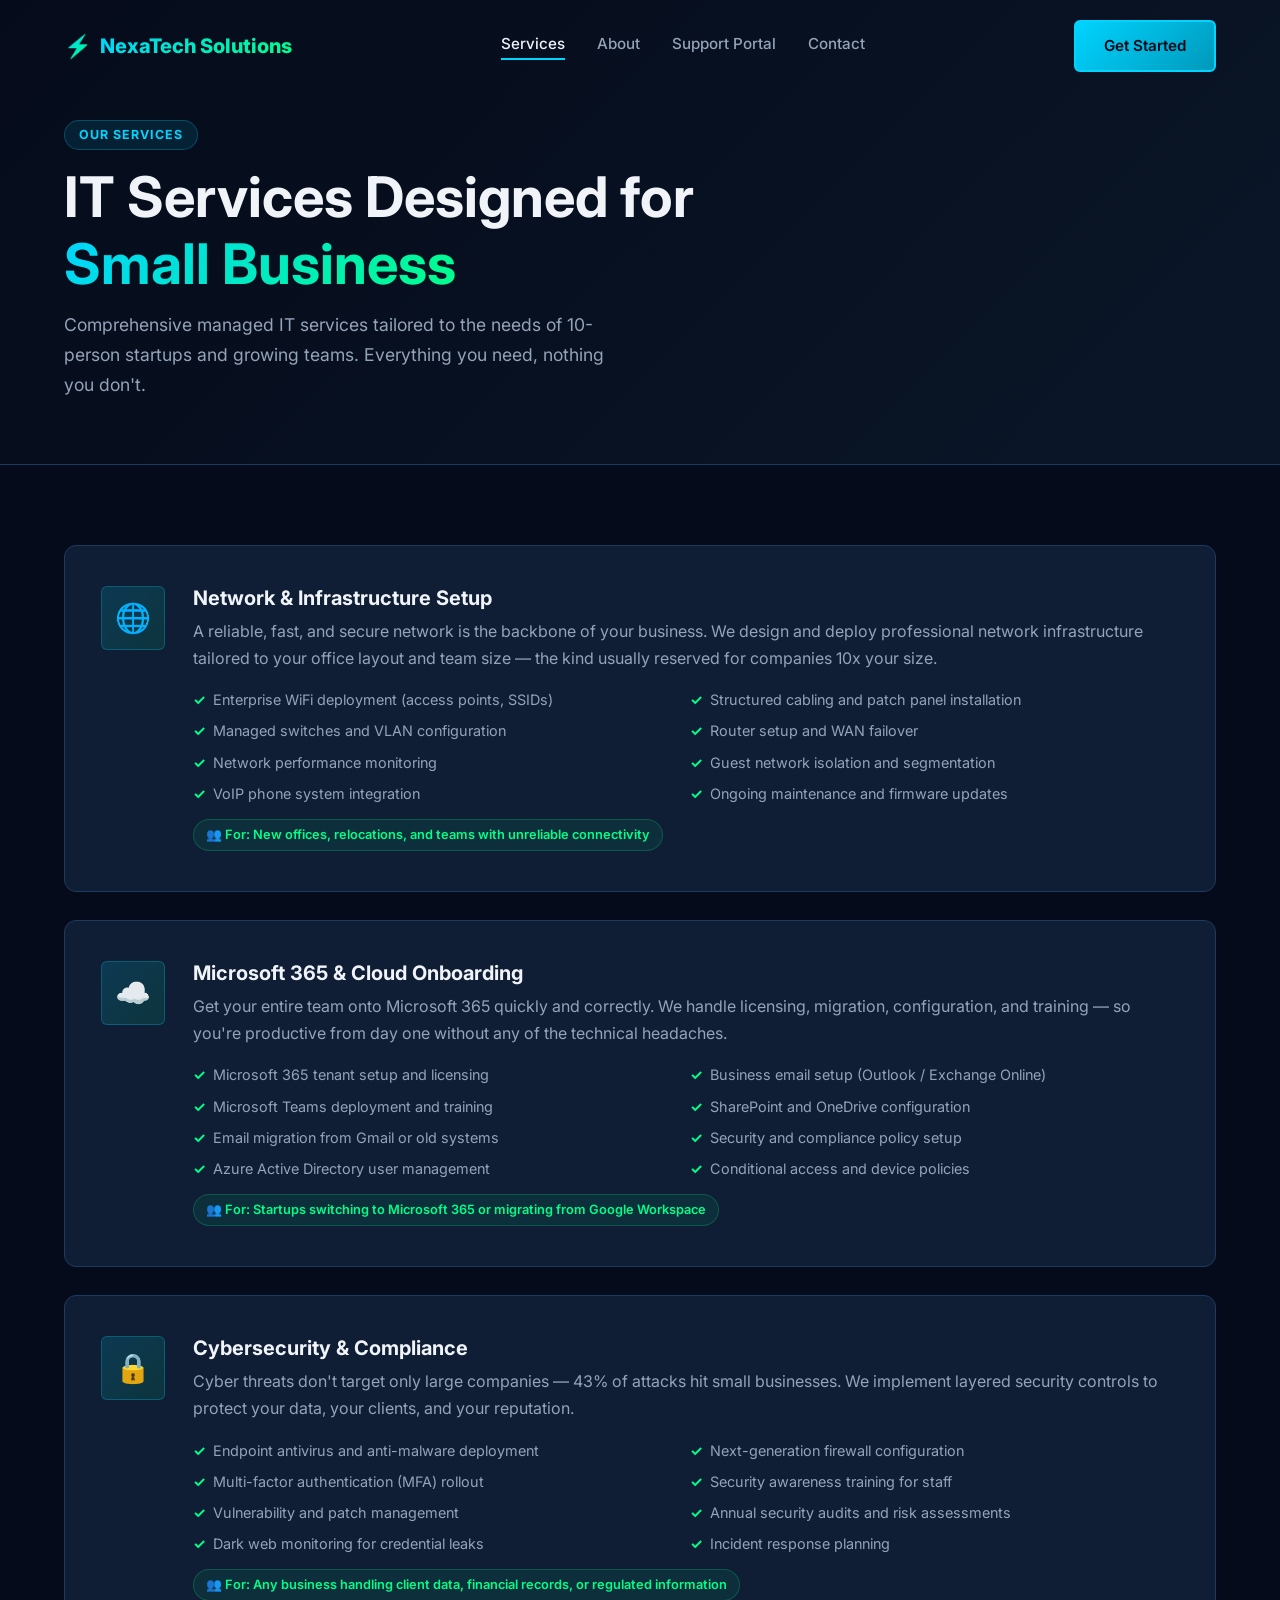
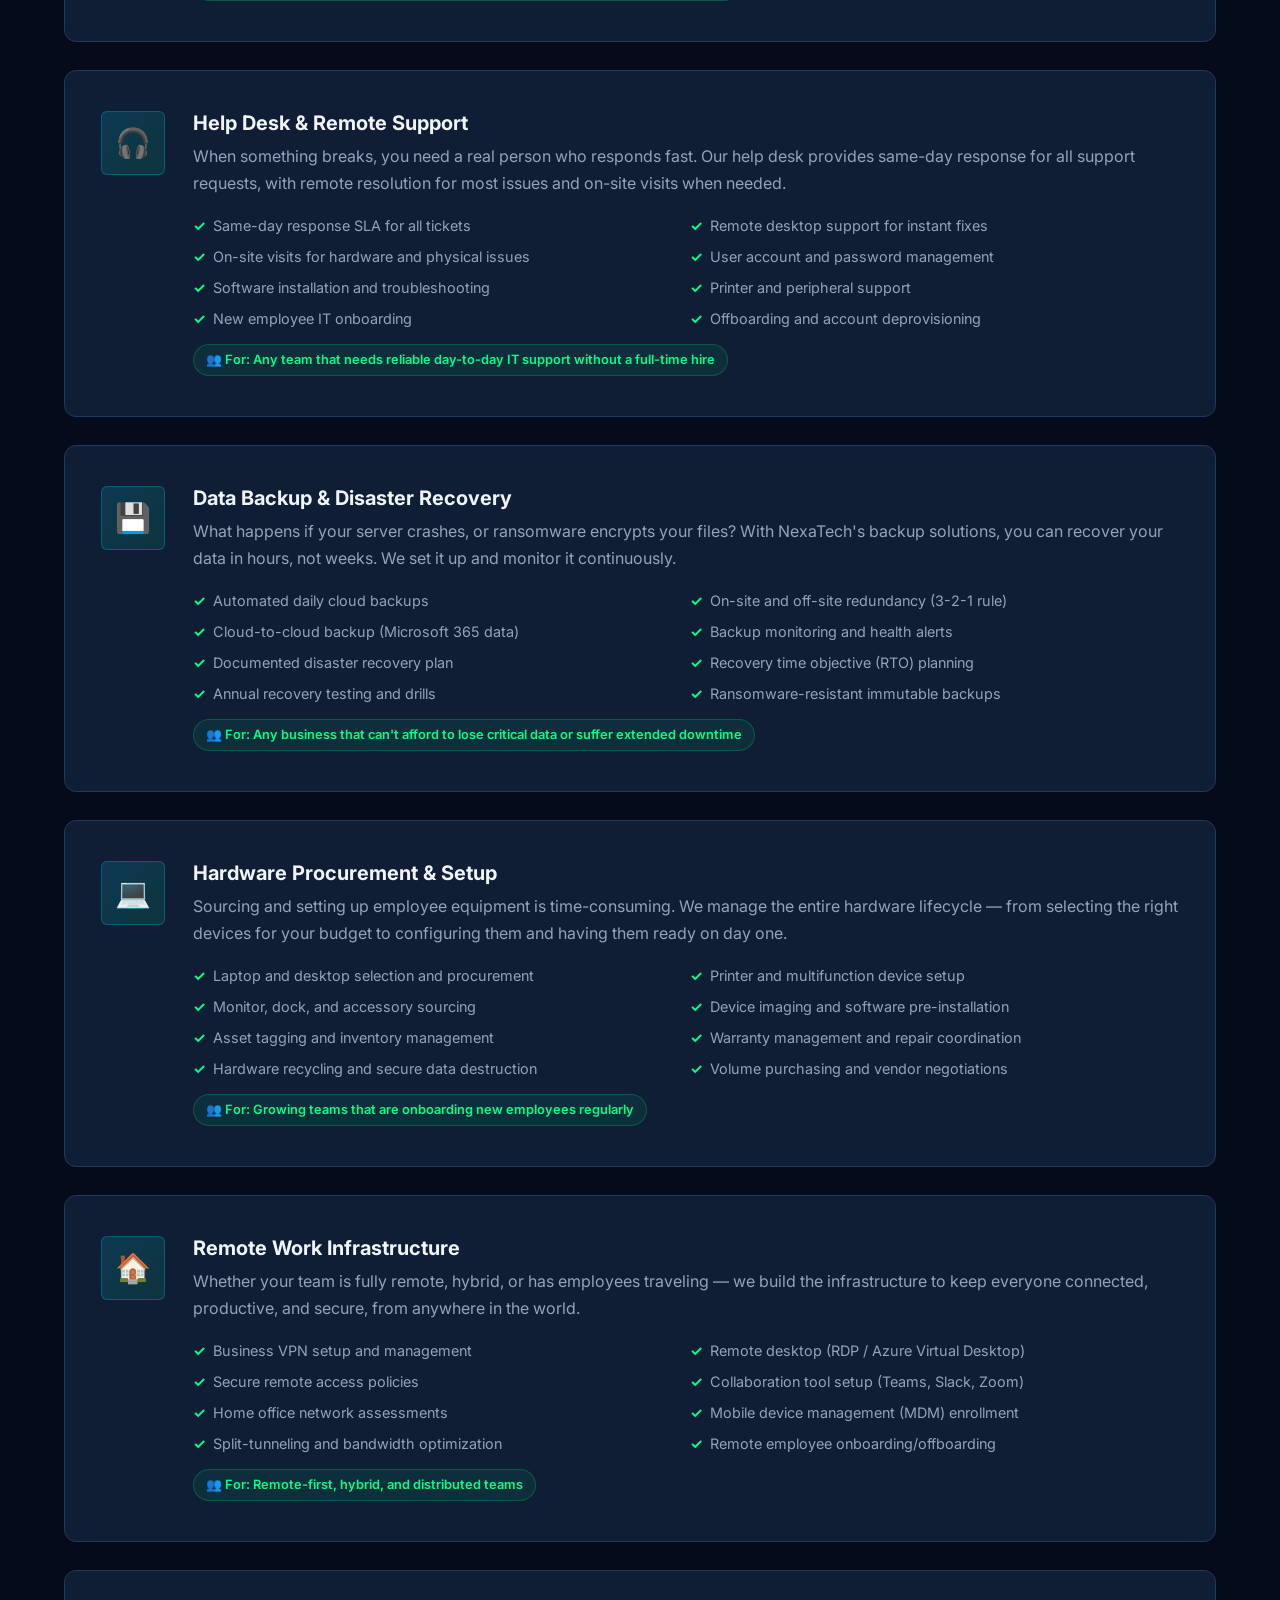
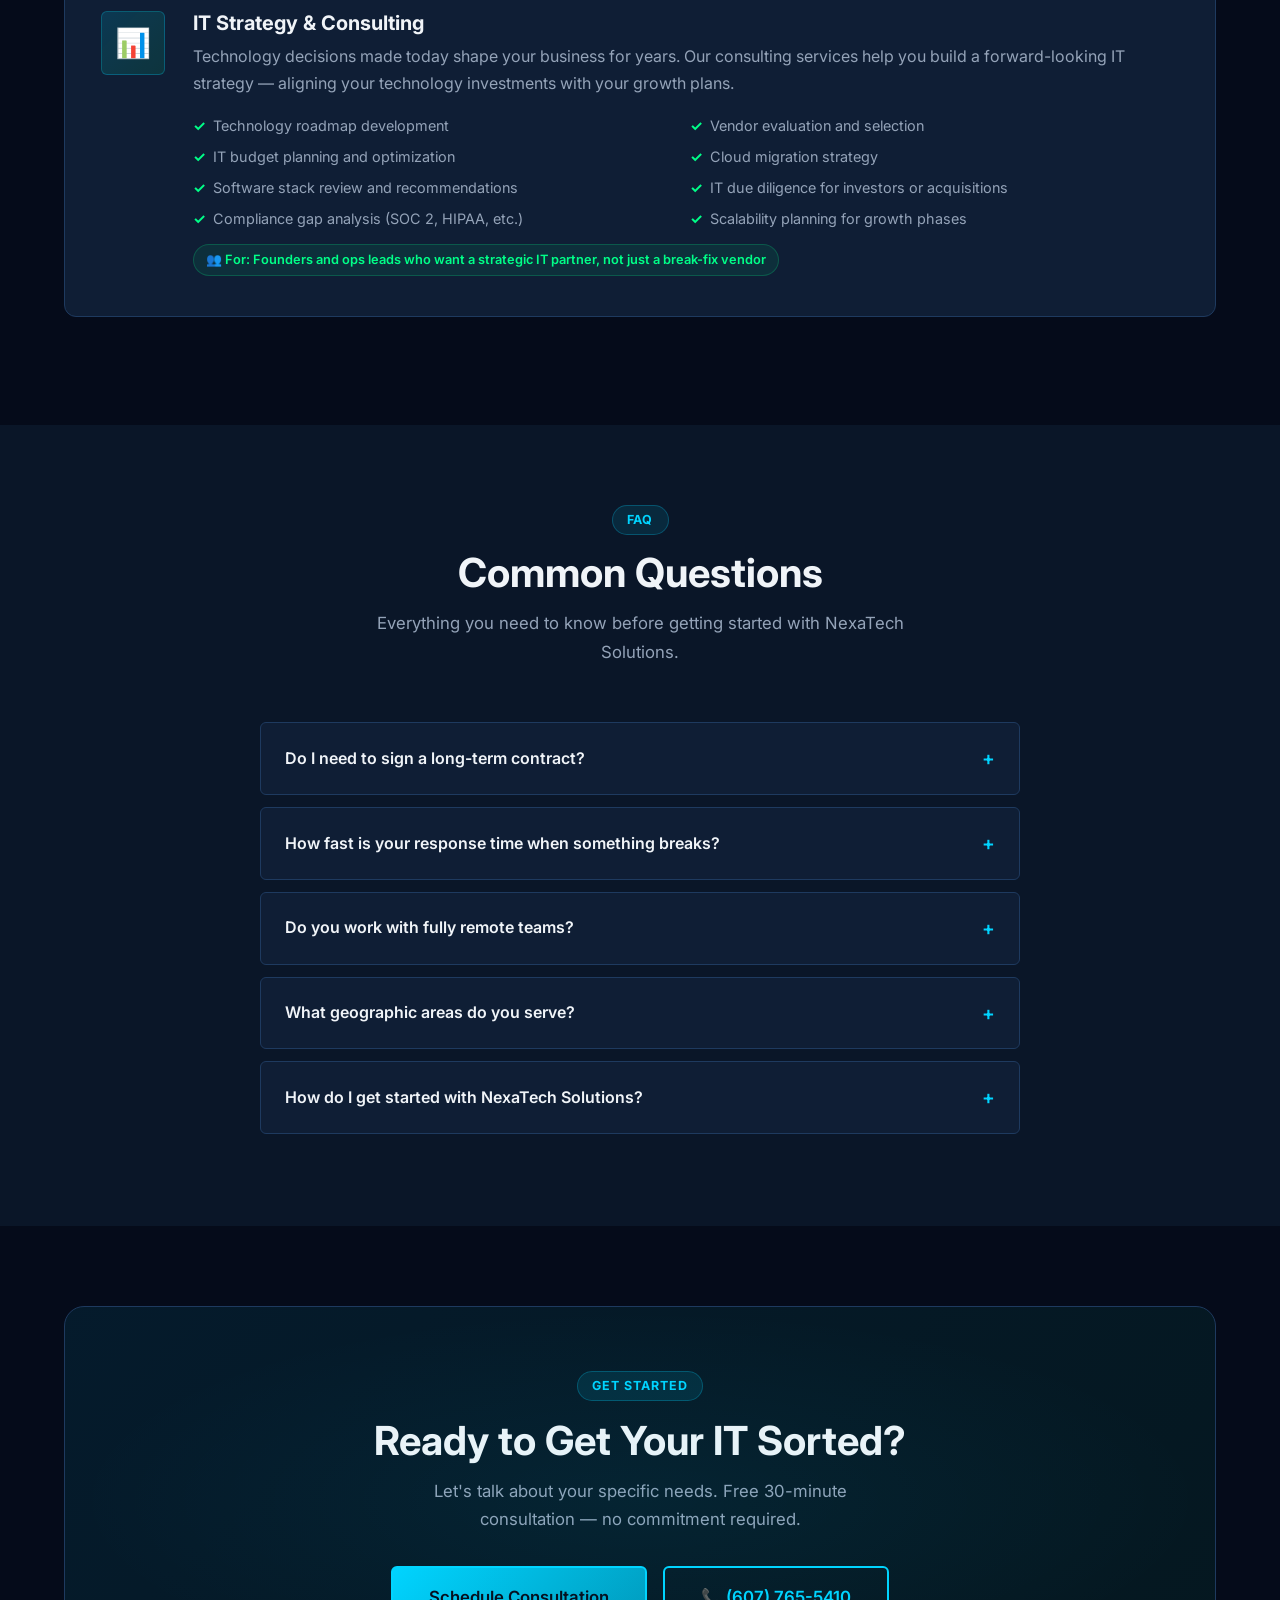
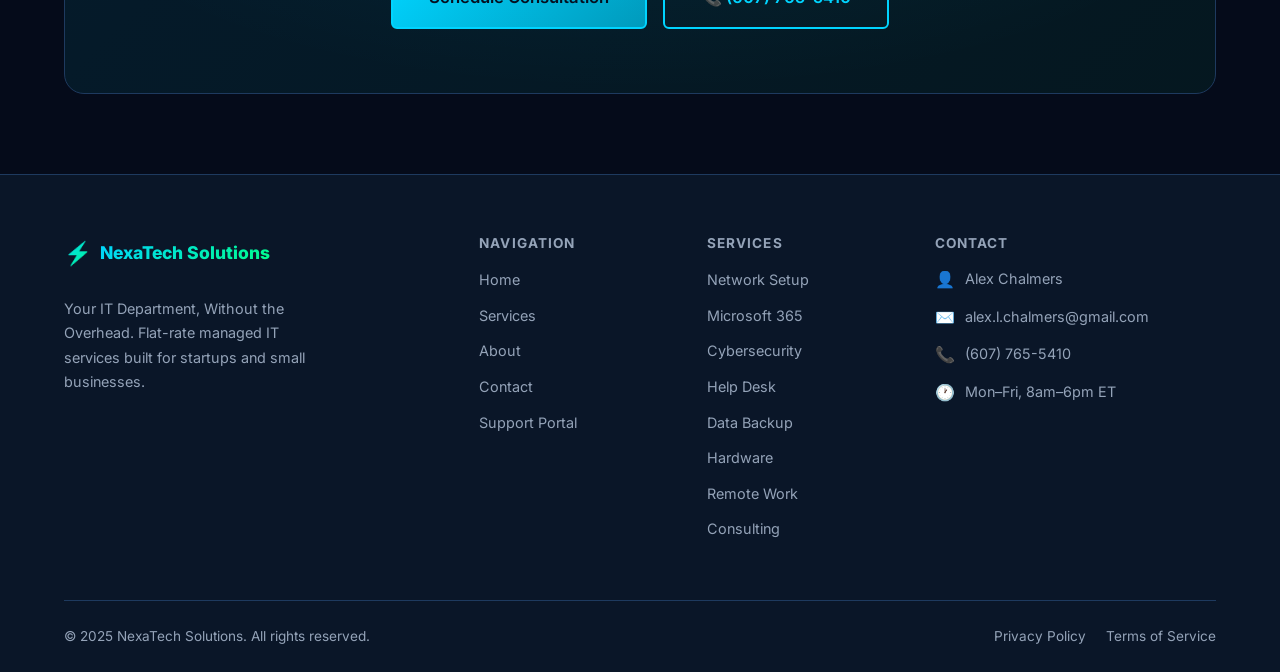
<file: services.html>
<!DOCTYPE html>
<html lang="en">
<head>
  <meta charset="UTF-8" />
  <meta name="viewport" content="width=device-width, initial-scale=1.0" />
  <meta name="description" content="NexaTech Solutions IT services — Network setup, Microsoft 365, cybersecurity, help desk, data backup, hardware, remote work, and IT consulting for small businesses." />
  <title>Services — NexaTech Solutions</title>
  <script async src="https://www.googletagmanager.com/gtag/js?id=G-207M78RNQE"></script>
  <script src="assets/js/analytics.js?v=1"></script>
  <link rel="stylesheet" href="assets/css/styles.css?v=3" />
  <link rel="preconnect" href="https://fonts.googleapis.com" />
  <link rel="preconnect" href="https://fonts.gstatic.com" crossorigin />
  <link href="https://fonts.googleapis.com/css2?family=Inter:wght@300;400;500;600;700;800;900&display=swap" rel="stylesheet" />
</head>
<body>

  <!-- NAVIGATION -->
  <nav class="navbar" id="navbar">
    <div class="container">
      <div class="nav-inner">
        <a href="index.html" class="nav-logo">
          <span class="logo-icon">⚡</span>
          <span>NexaTech Solutions</span>
        </a>
        <div class="nav-links">
          <a href="services.html" class="active">Services</a>
          <a href="about.html">About</a>
          <a href="portal/index.php">Support Portal</a>
          <a href="contact.html">Contact</a>
        </div>
        <div class="nav-cta">
          <a href="contact.html" class="btn btn-primary">Get Started</a>
        </div>
        <button class="hamburger" id="hamburger" aria-label="Toggle menu">
          <span></span><span></span><span></span>
        </button>
      </div>
      <div class="mobile-menu" id="mobile-menu">
        <a href="services.html">Services</a>
        <a href="about.html">About</a>
        <a href="portal/index.php">Support Portal</a>
        <a href="contact.html">Contact</a>
        <a href="contact.html" class="btn btn-primary">Get Started</a>
      </div>
    </div>
  </nav>

  <!-- PAGE HERO -->
  <section class="page-hero">
    <div class="container">
      <div class="section-tag">Our Services</div>
      <h1>IT Services Designed for<br /><span class="gradient-text">Small Business</span></h1>
      <p>Comprehensive managed IT services tailored to the needs of 10-person startups and growing teams. Everything you need, nothing you don't.</p>
    </div>
  </section>

  <!-- SERVICES DETAIL SECTIONS -->
  <section class="section">
    <div class="container">

      <!-- 1. Network & Infrastructure -->
      <div class="service-detail animate-on-scroll" id="network">
        <div class="service-icon">🌐</div>
        <div>
          <h3>Network &amp; Infrastructure Setup</h3>
          <p class="service-intro">A reliable, fast, and secure network is the backbone of your business. We design and deploy professional network infrastructure tailored to your office layout and team size — the kind usually reserved for companies 10x your size.</p>
          <ul class="service-bullets">
            <li>Enterprise WiFi deployment (access points, SSIDs)</li>
            <li>Structured cabling and patch panel installation</li>
            <li>Managed switches and VLAN configuration</li>
            <li>Router setup and WAN failover</li>
            <li>Network performance monitoring</li>
            <li>Guest network isolation and segmentation</li>
            <li>VoIP phone system integration</li>
            <li>Ongoing maintenance and firmware updates</li>
          </ul>
          <div class="who-its-for">👥 For: New offices, relocations, and teams with unreliable connectivity</div>
        </div>
      </div>

      <!-- 2. Microsoft 365 -->
      <div class="service-detail animate-on-scroll" id="cloud">
        <div class="service-icon">☁️</div>
        <div>
          <h3>Microsoft 365 &amp; Cloud Onboarding</h3>
          <p class="service-intro">Get your entire team onto Microsoft 365 quickly and correctly. We handle licensing, migration, configuration, and training — so you're productive from day one without any of the technical headaches.</p>
          <ul class="service-bullets">
            <li>Microsoft 365 tenant setup and licensing</li>
            <li>Business email setup (Outlook / Exchange Online)</li>
            <li>Microsoft Teams deployment and training</li>
            <li>SharePoint and OneDrive configuration</li>
            <li>Email migration from Gmail or old systems</li>
            <li>Security and compliance policy setup</li>
            <li>Azure Active Directory user management</li>
            <li>Conditional access and device policies</li>
          </ul>
          <div class="who-its-for">👥 For: Startups switching to Microsoft 365 or migrating from Google Workspace</div>
        </div>
      </div>

      <!-- 3. Cybersecurity -->
      <div class="service-detail animate-on-scroll" id="security">
        <div class="service-icon">🔒</div>
        <div>
          <h3>Cybersecurity &amp; Compliance</h3>
          <p class="service-intro">Cyber threats don't target only large companies — 43% of attacks hit small businesses. We implement layered security controls to protect your data, your clients, and your reputation.</p>
          <ul class="service-bullets">
            <li>Endpoint antivirus and anti-malware deployment</li>
            <li>Next-generation firewall configuration</li>
            <li>Multi-factor authentication (MFA) rollout</li>
            <li>Security awareness training for staff</li>
            <li>Vulnerability and patch management</li>
            <li>Annual security audits and risk assessments</li>
            <li>Dark web monitoring for credential leaks</li>
            <li>Incident response planning</li>
          </ul>
          <div class="who-its-for">👥 For: Any business handling client data, financial records, or regulated information</div>
        </div>
      </div>

      <!-- 4. Help Desk -->
      <div class="service-detail animate-on-scroll" id="helpdesk">
        <div class="service-icon">🎧</div>
        <div>
          <h3>Help Desk &amp; Remote Support</h3>
          <p class="service-intro">When something breaks, you need a real person who responds fast. Our help desk provides same-day response for all support requests, with remote resolution for most issues and on-site visits when needed.</p>
          <ul class="service-bullets">
            <li>Same-day response SLA for all tickets</li>
            <li>Remote desktop support for instant fixes</li>
            <li>On-site visits for hardware and physical issues</li>
            <li>User account and password management</li>
            <li>Software installation and troubleshooting</li>
            <li>Printer and peripheral support</li>
            <li>New employee IT onboarding</li>
            <li>Offboarding and account deprovisioning</li>
          </ul>
          <div class="who-its-for">👥 For: Any team that needs reliable day-to-day IT support without a full-time hire</div>
        </div>
      </div>

      <!-- 5. Data Backup -->
      <div class="service-detail animate-on-scroll" id="backup">
        <div class="service-icon">💾</div>
        <div>
          <h3>Data Backup &amp; Disaster Recovery</h3>
          <p class="service-intro">What happens if your server crashes, or ransomware encrypts your files? With NexaTech's backup solutions, you can recover your data in hours, not weeks. We set it up and monitor it continuously.</p>
          <ul class="service-bullets">
            <li>Automated daily cloud backups</li>
            <li>On-site and off-site redundancy (3-2-1 rule)</li>
            <li>Cloud-to-cloud backup (Microsoft 365 data)</li>
            <li>Backup monitoring and health alerts</li>
            <li>Documented disaster recovery plan</li>
            <li>Recovery time objective (RTO) planning</li>
            <li>Annual recovery testing and drills</li>
            <li>Ransomware-resistant immutable backups</li>
          </ul>
          <div class="who-its-for">👥 For: Any business that can't afford to lose critical data or suffer extended downtime</div>
        </div>
      </div>

      <!-- 6. Hardware -->
      <div class="service-detail animate-on-scroll" id="hardware">
        <div class="service-icon">💻</div>
        <div>
          <h3>Hardware Procurement &amp; Setup</h3>
          <p class="service-intro">Sourcing and setting up employee equipment is time-consuming. We manage the entire hardware lifecycle — from selecting the right devices for your budget to configuring them and having them ready on day one.</p>
          <ul class="service-bullets">
            <li>Laptop and desktop selection and procurement</li>
            <li>Printer and multifunction device setup</li>
            <li>Monitor, dock, and accessory sourcing</li>
            <li>Device imaging and software pre-installation</li>
            <li>Asset tagging and inventory management</li>
            <li>Warranty management and repair coordination</li>
            <li>Hardware recycling and secure data destruction</li>
            <li>Volume purchasing and vendor negotiations</li>
          </ul>
          <div class="who-its-for">👥 For: Growing teams that are onboarding new employees regularly</div>
        </div>
      </div>

      <!-- 7. Remote Work -->
      <div class="service-detail animate-on-scroll" id="remote">
        <div class="service-icon">🏠</div>
        <div>
          <h3>Remote Work Infrastructure</h3>
          <p class="service-intro">Whether your team is fully remote, hybrid, or has employees traveling — we build the infrastructure to keep everyone connected, productive, and secure, from anywhere in the world.</p>
          <ul class="service-bullets">
            <li>Business VPN setup and management</li>
            <li>Remote desktop (RDP / Azure Virtual Desktop)</li>
            <li>Secure remote access policies</li>
            <li>Collaboration tool setup (Teams, Slack, Zoom)</li>
            <li>Home office network assessments</li>
            <li>Mobile device management (MDM) enrollment</li>
            <li>Split-tunneling and bandwidth optimization</li>
            <li>Remote employee onboarding/offboarding</li>
          </ul>
          <div class="who-its-for">👥 For: Remote-first, hybrid, and distributed teams</div>
        </div>
      </div>

      <!-- 8. Consulting -->
      <div class="service-detail animate-on-scroll" id="consulting">
        <div class="service-icon">📊</div>
        <div>
          <h3>IT Strategy &amp; Consulting</h3>
          <p class="service-intro">Technology decisions made today shape your business for years. Our consulting services help you build a forward-looking IT strategy — aligning your technology investments with your growth plans.</p>
          <ul class="service-bullets">
            <li>Technology roadmap development</li>
            <li>Vendor evaluation and selection</li>
            <li>IT budget planning and optimization</li>
            <li>Cloud migration strategy</li>
            <li>Software stack review and recommendations</li>
            <li>IT due diligence for investors or acquisitions</li>
            <li>Compliance gap analysis (SOC 2, HIPAA, etc.)</li>
            <li>Scalability planning for growth phases</li>
          </ul>
          <div class="who-its-for">👥 For: Founders and ops leads who want a strategic IT partner, not just a break-fix vendor</div>
        </div>
      </div>

    </div>
  </section>

  <!-- FAQ SECTION -->
  <section class="section" style="background: var(--bg-secondary);">
    <div class="container">
      <div class="section-header centered">
        <div class="section-tag">FAQ</div>
        <h2>Common Questions</h2>
        <p>Everything you need to know before getting started with NexaTech Solutions.</p>
      </div>

      <div class="faq-list">
        <div class="faq-item">
          <div class="faq-question">
            Do I need to sign a long-term contract?
            <span class="faq-icon">+</span>
          </div>
          <div class="faq-answer">
            <p>No. All NexaTech plans are month-to-month with no long-term commitment required. We believe in earning your business every single month through quality service — not by locking you in. You can cancel with 30 days' notice at any time.</p>
          </div>
        </div>

        <div class="faq-item">
          <div class="faq-question">
            How fast is your response time when something breaks?
            <span class="faq-icon">+</span>
          </div>
          <div class="faq-answer">
            <p>We guarantee same-day response on all support tickets during business hours (Mon–Fri, 8am–6pm ET). For critical issues affecting your entire team, we typically respond within 1–2 hours. Growth and Enterprise clients receive priority queue access for even faster response.</p>
          </div>
        </div>

        <div class="faq-item">
          <div class="faq-question">
            Do you work with fully remote teams?
            <span class="faq-icon">+</span>
          </div>
          <div class="faq-answer">
            <p>Absolutely. Many of our clients operate fully remote or hybrid. The majority of IT support — password resets, software issues, security incidents, cloud configuration — can be handled entirely remotely. For clients who need physical hardware support, we coordinate with local technicians or ship pre-configured equipment directly to employees.</p>
          </div>
        </div>

        <div class="faq-item">
          <div class="faq-question">
            What geographic areas do you serve?
            <span class="faq-icon">+</span>
          </div>
          <div class="faq-answer">
            <p>We provide remote support to businesses nationwide across the United States. On-site support and regular visits are available in the greater upstate New York region. For clients outside this area who need on-site work, we can coordinate with local IT vendors in your market.</p>
          </div>
        </div>

        <div class="faq-item">
          <div class="faq-question">
            How do I get started with NexaTech Solutions?
            <span class="faq-icon">+</span>
          </div>
          <div class="faq-answer">
            <p>Easy! Fill out our contact form or give us a call at (607) 765-5410. We'll schedule a free 30-minute consultation to understand your current setup and business needs. From there, we'll recommend the right plan and can typically begin onboarding within one week of signing up.</p>
          </div>
        </div>
      </div>
    </div>
  </section>

  <!-- BOTTOM CTA -->
  <section class="section">
    <div class="container">
      <div class="cta-section animate-on-scroll">
        <div class="section-tag" style="margin-bottom:16px;">Get Started</div>
        <h2>Ready to Get Your IT Sorted?</h2>
        <p>Let's talk about your specific needs. Free 30-minute consultation — no commitment required.</p>
        <div class="ctas">
          <a href="contact.html" class="btn btn-primary btn-lg">Schedule Consultation</a>
          <a href="tel:+16077655410" class="btn btn-outline btn-lg">📞 (607) 765-5410</a>
        </div>
      </div>
    </div>
  </section>

  <!-- FOOTER -->
  <footer class="footer">
    <div class="container">
      <div class="footer-grid">
        <div class="footer-brand">
          <a href="index.html" class="nav-logo">
            <span class="logo-icon">⚡</span>
            <span>NexaTech Solutions</span>
          </a>
          <p style="margin-top:12px;">Your IT Department, Without the Overhead. Flat-rate managed IT services built for startups and small businesses.</p>
        </div>
        <div class="footer-col">
          <h4>Navigation</h4>
          <ul>
            <li><a href="index.html">Home</a></li>
            <li><a href="services.html">Services</a></li>
            <li><a href="about.html">About</a></li>
            <li><a href="contact.html">Contact</a></li>
            <li><a href="portal/index.php">Support Portal</a></li>
          </ul>
        </div>
        <div class="footer-col">
          <h4>Services</h4>
          <ul>
            <li><a href="#network">Network Setup</a></li>
            <li><a href="#cloud">Microsoft 365</a></li>
            <li><a href="#security">Cybersecurity</a></li>
            <li><a href="#helpdesk">Help Desk</a></li>
            <li><a href="#backup">Data Backup</a></li>
            <li><a href="#hardware">Hardware</a></li>
            <li><a href="#remote">Remote Work</a></li>
            <li><a href="#consulting">Consulting</a></li>
          </ul>
        </div>
        <div class="footer-col">
          <h4>Contact</h4>
          <div class="footer-contact-item"><span class="icon">👤</span><span>Alex Chalmers</span></div>
          <div class="footer-contact-item"><span class="icon">✉️</span><a href="mailto:alex.l.chalmers@gmail.com">alex.l.chalmers@gmail.com</a></div>
          <div class="footer-contact-item"><span class="icon">📞</span><a href="tel:+16077655410">(607) 765-5410</a></div>
          <div class="footer-contact-item"><span class="icon">🕐</span><span>Mon–Fri, 8am–6pm ET</span></div>
        </div>
      </div>
      <div class="footer-bottom">
        <p>&copy; 2025 NexaTech Solutions. All rights reserved.</p>
        <div style="display:flex;gap:20px;">
          <a href="privacy-policy.html">Privacy Policy</a>
          <a href="terms-of-service.html">Terms of Service</a>
        </div>
      </div>
    </div>
  </footer>

  <script src="assets/js/main.js?v=7"></script>
</body>
</html>
</file>
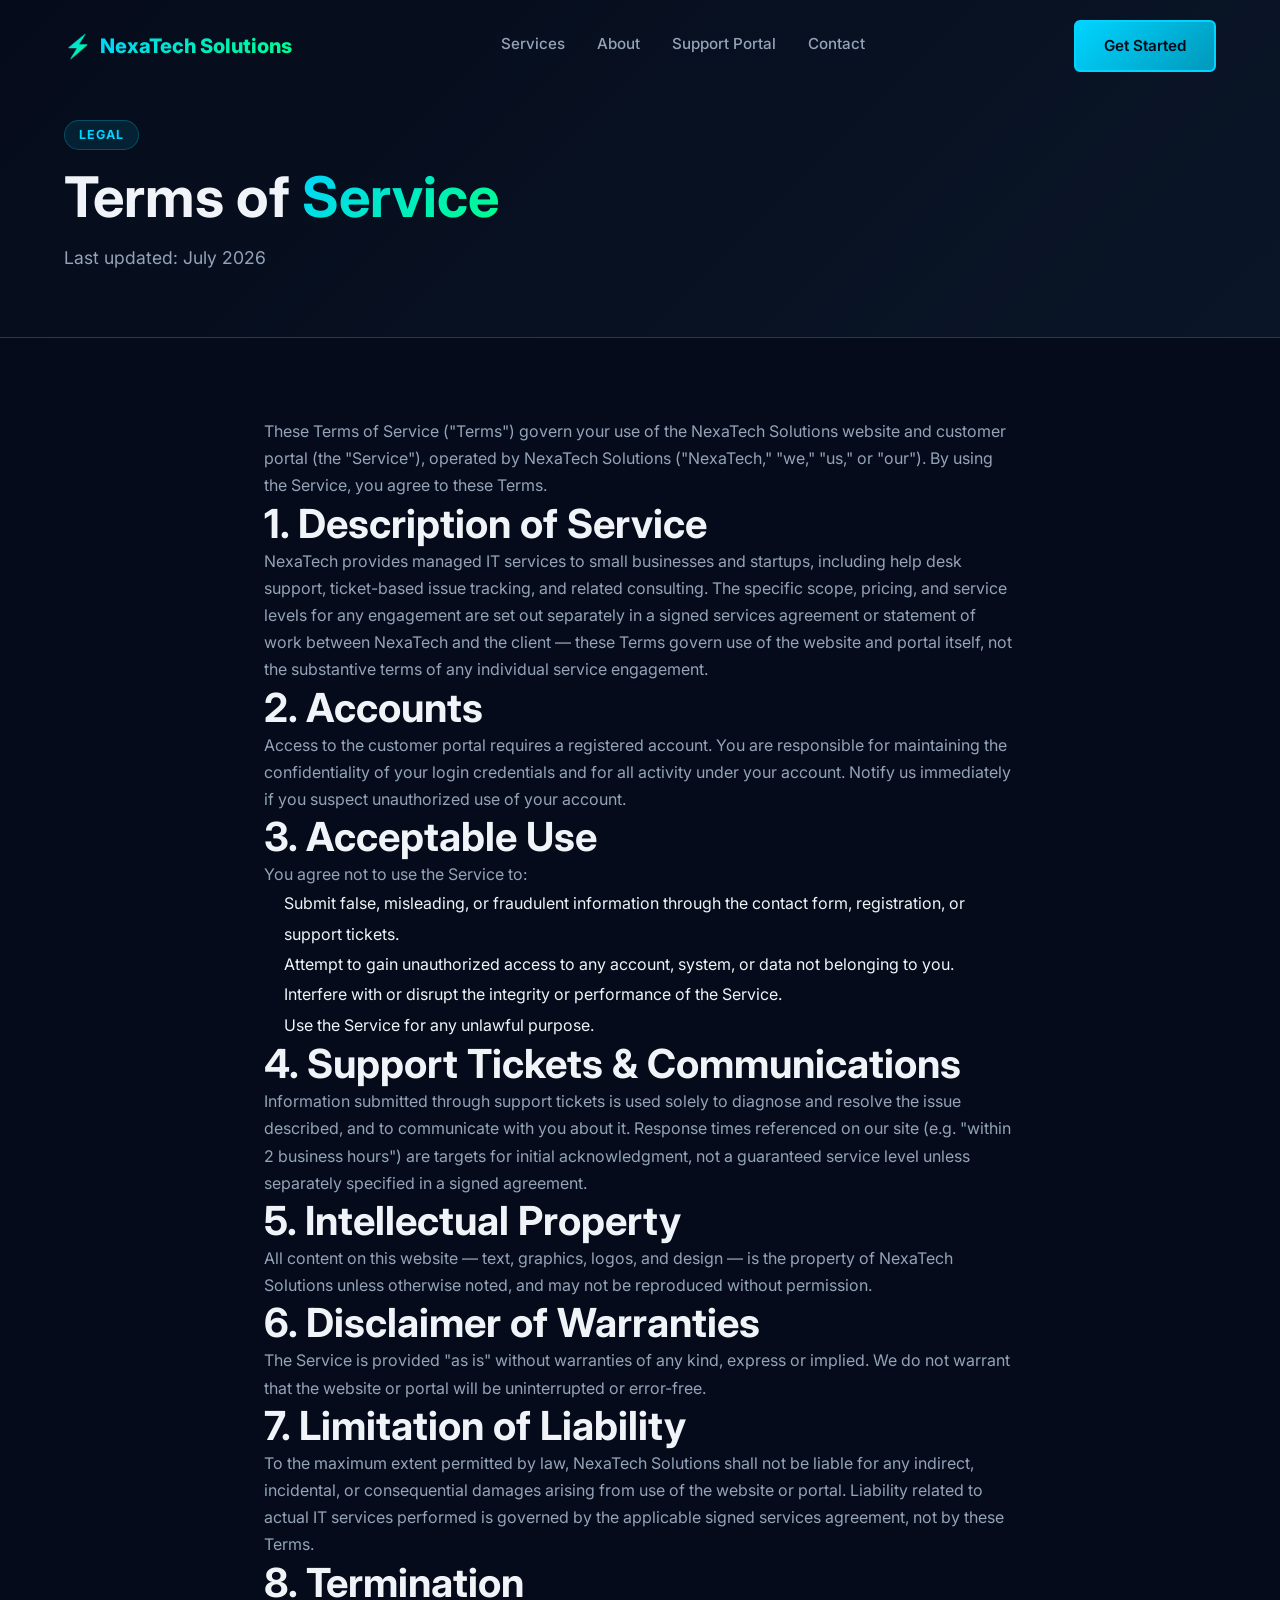
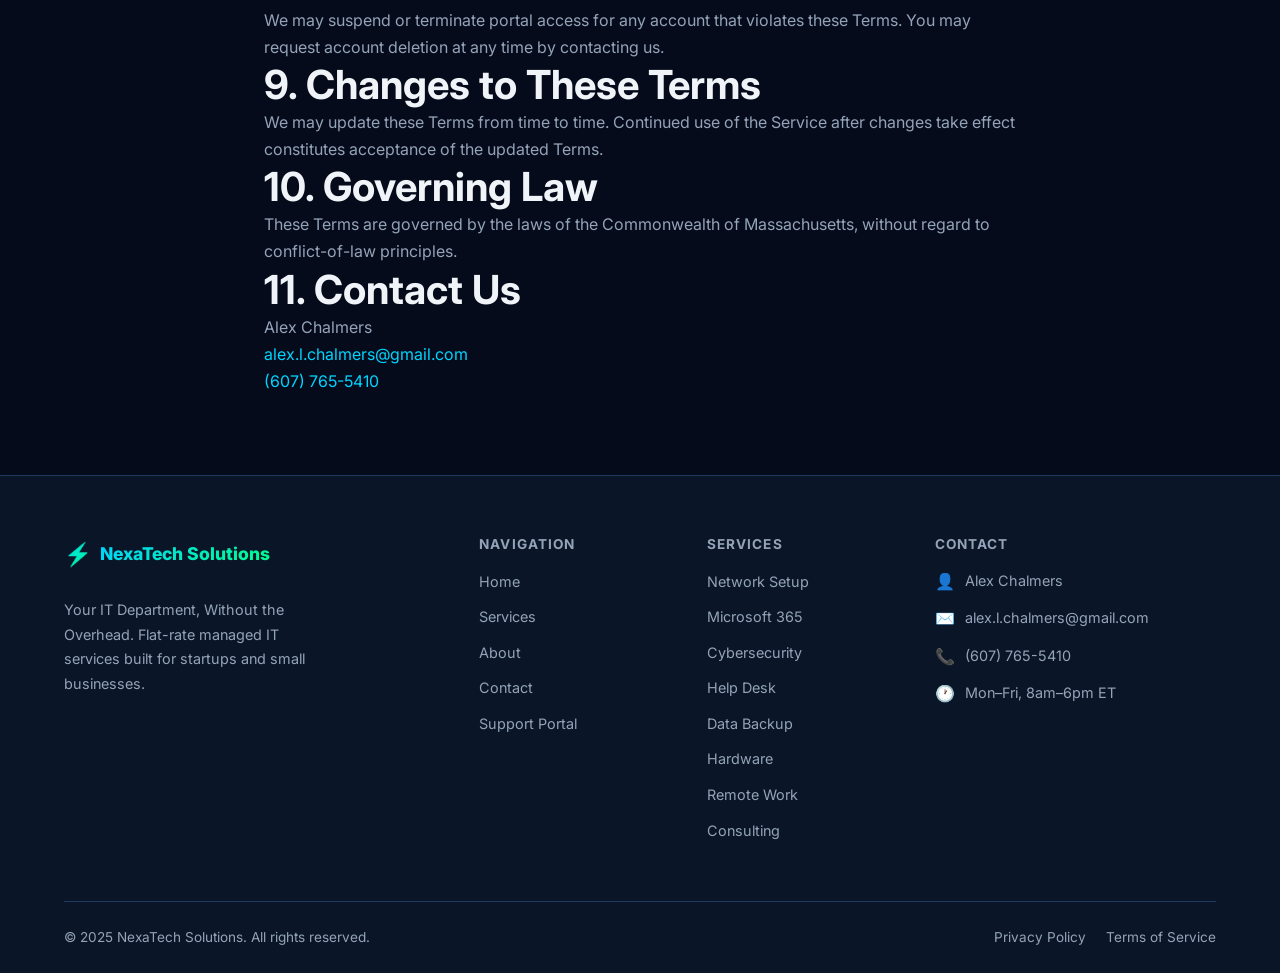
<file: terms-of-service.html>
<!DOCTYPE html>
<html lang="en">
<head>
  <meta charset="UTF-8" />
  <meta name="viewport" content="width=device-width, initial-scale=1.0" />
  <meta name="description" content="NexaTech Solutions Terms of Service — the terms governing use of our website and customer portal." />
  <title>Terms of Service — NexaTech Solutions</title>
  <link rel="stylesheet" href="assets/css/styles.css?v=3" />
  <link rel="preconnect" href="https://fonts.googleapis.com" />
  <link rel="preconnect" href="https://fonts.gstatic.com" crossorigin />
  <link href="https://fonts.googleapis.com/css2?family=Inter:wght@300;400;500;600;700;800;900&display=swap" rel="stylesheet" />
</head>
<body>

  <!-- NAVIGATION -->
  <nav class="navbar" id="navbar">
    <div class="container">
      <div class="nav-inner">
        <a href="index.html" class="nav-logo">
          <span class="logo-icon">⚡</span>
          <span>NexaTech Solutions</span>
        </a>
        <div class="nav-links">
          <a href="services.html">Services</a>
          <a href="about.html">About</a>
          <a href="portal/index.php">Support Portal</a>
          <a href="contact.html">Contact</a>
        </div>
        <div class="nav-cta">
          <a href="contact.html" class="btn btn-primary">Get Started</a>
        </div>
        <button class="hamburger" id="hamburger" aria-label="Toggle menu">
          <span></span><span></span><span></span>
        </button>
      </div>
      <div class="mobile-menu" id="mobile-menu">
        <a href="services.html">Services</a>
        <a href="about.html">About</a>
        <a href="portal/index.php">Support Portal</a>
        <a href="contact.html">Contact</a>
        <a href="contact.html" class="btn btn-primary">Get Started</a>
      </div>
    </div>
  </nav>

  <!-- PAGE HERO -->
  <section class="page-hero">
    <div class="container">
      <div class="section-tag">Legal</div>
      <h1>Terms of <span class="gradient-text">Service</span></h1>
      <p>Last updated: July 2026</p>
    </div>
  </section>

  <!-- TERMS CONTENT -->
  <section class="section">
    <div class="container" style="max-width:800px;">

      <p>These Terms of Service ("Terms") govern your use of the NexaTech Solutions website and customer portal (the "Service"), operated by NexaTech Solutions ("NexaTech," "we," "us," or "our"). By using the Service, you agree to these Terms.</p>

      <h2>1. Description of Service</h2>
      <p>NexaTech provides managed IT services to small businesses and startups, including help desk support, ticket-based issue tracking, and related consulting. The specific scope, pricing, and service levels for any engagement are set out separately in a signed services agreement or statement of work between NexaTech and the client — these Terms govern use of the website and portal itself, not the substantive terms of any individual service engagement.</p>

      <h2>2. Accounts</h2>
      <p>Access to the customer portal requires a registered account. You are responsible for maintaining the confidentiality of your login credentials and for all activity under your account. Notify us immediately if you suspect unauthorized use of your account.</p>

      <h2>3. Acceptable Use</h2>
      <p>You agree not to use the Service to:</p>
      <ul style="margin-left:20px;line-height:1.9;">
        <li>Submit false, misleading, or fraudulent information through the contact form, registration, or support tickets.</li>
        <li>Attempt to gain unauthorized access to any account, system, or data not belonging to you.</li>
        <li>Interfere with or disrupt the integrity or performance of the Service.</li>
        <li>Use the Service for any unlawful purpose.</li>
      </ul>

      <h2>4. Support Tickets &amp; Communications</h2>
      <p>Information submitted through support tickets is used solely to diagnose and resolve the issue described, and to communicate with you about it. Response times referenced on our site (e.g. "within 2 business hours") are targets for initial acknowledgment, not a guaranteed service level unless separately specified in a signed agreement.</p>

      <h2>5. Intellectual Property</h2>
      <p>All content on this website — text, graphics, logos, and design — is the property of NexaTech Solutions unless otherwise noted, and may not be reproduced without permission.</p>

      <h2>6. Disclaimer of Warranties</h2>
      <p>The Service is provided "as is" without warranties of any kind, express or implied. We do not warrant that the website or portal will be uninterrupted or error-free.</p>

      <h2>7. Limitation of Liability</h2>
      <p>To the maximum extent permitted by law, NexaTech Solutions shall not be liable for any indirect, incidental, or consequential damages arising from use of the website or portal. Liability related to actual IT services performed is governed by the applicable signed services agreement, not by these Terms.</p>

      <h2>8. Termination</h2>
      <p>We may suspend or terminate portal access for any account that violates these Terms. You may request account deletion at any time by contacting us.</p>

      <h2>9. Changes to These Terms</h2>
      <p>We may update these Terms from time to time. Continued use of the Service after changes take effect constitutes acceptance of the updated Terms.</p>

      <h2>10. Governing Law</h2>
      <p>These Terms are governed by the laws of the Commonwealth of Massachusetts, without regard to conflict-of-law principles.</p>

      <h2>11. Contact Us</h2>
      <p>
        Alex Chalmers<br />
        <a href="mailto:alex.l.chalmers@gmail.com">alex.l.chalmers@gmail.com</a><br />
        <a href="tel:+16077655410">(607) 765-5410</a>
      </p>

    </div>
  </section>

  <!-- FOOTER -->
  <footer class="footer">
    <div class="container">
      <div class="footer-grid">
        <div class="footer-brand">
          <a href="index.html" class="nav-logo">
            <span class="logo-icon">⚡</span>
            <span>NexaTech Solutions</span>
          </a>
          <p style="margin-top:12px;">Your IT Department, Without the Overhead. Flat-rate managed IT services built for startups and small businesses.</p>
        </div>
        <div class="footer-col">
          <h4>Navigation</h4>
          <ul>
            <li><a href="index.html">Home</a></li>
            <li><a href="services.html">Services</a></li>
            <li><a href="about.html">About</a></li>
            <li><a href="contact.html">Contact</a></li>
            <li><a href="portal/index.php">Support Portal</a></li>
          </ul>
        </div>
        <div class="footer-col">
          <h4>Services</h4>
          <ul>
            <li><a href="services.html#network">Network Setup</a></li>
            <li><a href="services.html#cloud">Microsoft 365</a></li>
            <li><a href="services.html#security">Cybersecurity</a></li>
            <li><a href="services.html#helpdesk">Help Desk</a></li>
            <li><a href="services.html#backup">Data Backup</a></li>
            <li><a href="services.html#hardware">Hardware</a></li>
            <li><a href="services.html#remote">Remote Work</a></li>
            <li><a href="services.html#consulting">Consulting</a></li>
          </ul>
        </div>
        <div class="footer-col">
          <h4>Contact</h4>
          <div class="footer-contact-item"><span class="icon">👤</span><span>Alex Chalmers</span></div>
          <div class="footer-contact-item"><span class="icon">✉️</span><a href="mailto:alex.l.chalmers@gmail.com">alex.l.chalmers@gmail.com</a></div>
          <div class="footer-contact-item"><span class="icon">📞</span><a href="tel:+16077655410">(607) 765-5410</a></div>
          <div class="footer-contact-item"><span class="icon">🕐</span><span>Mon–Fri, 8am–6pm ET</span></div>
        </div>
      </div>
      <div class="footer-bottom">
        <p>&copy; 2025 NexaTech Solutions. All rights reserved.</p>
        <div style="display:flex;gap:20px;">
          <a href="privacy-policy.html">Privacy Policy</a>
          <a href="terms-of-service.html">Terms of Service</a>
        </div>
      </div>
    </div>
  </footer>

  <script src="assets/js/main.js?v=7"></script>
</body>
</html>
</file>
<file: assets/css/styles.css>
/* ============================================================
   NexaTech Solutions — styles.css
   Dark, techy, startup-friendly theme
   ============================================================ */

/* --- Google Font Import --- */
@import url('https://fonts.googleapis.com/css2?family=Inter:wght@300;400;500;600;700;800;900&display=swap');

/* --- CSS Custom Properties --- */
:root {
  --bg-primary:    #050b1a;
  --bg-secondary:  #0a1628;
  --bg-card:       #0f1e35;
  --accent-cyan:   #00d4ff;
  --accent-green:  #00ff88;
  --text-primary:  #f0f4f8;
  --text-secondary:#94a3b8;
  --border:        #1e3a5f;

  --font-family: 'Inter', -apple-system, BlinkMacSystemFont, 'Segoe UI', sans-serif;
  --radius-sm:   6px;
  --radius-md:   12px;
  --radius-lg:   20px;
  --shadow-sm:   0 2px 8px rgba(0,0,0,.4);
  --shadow-md:   0 4px 24px rgba(0,0,0,.5);
  --shadow-lg:   0 8px 48px rgba(0,0,0,.6);
  --transition:  0.25s ease;
}

/* --- Reset / Normalize --- */
*, *::before, *::after { box-sizing: border-box; margin: 0; padding: 0; }
html { scroll-behavior: smooth; font-size: 16px; }
body {
  font-family: var(--font-family);
  background: var(--bg-primary);
  color: var(--text-primary);
  line-height: 1.6;
  overflow-x: hidden;
}
img { max-width: 100%; display: block; }
a { color: var(--accent-cyan); text-decoration: none; transition: color var(--transition); }
a:hover { color: var(--accent-green); }
ul { list-style: none; }
button { font-family: var(--font-family); cursor: pointer; border: none; outline: none; }
input, textarea, select {
  font-family: var(--font-family);
  outline: none;
  border: none;
  background: transparent;
}

/* --- Typography System --- */
h1,h2,h3,h4,h5,h6 {
  font-weight: 700;
  line-height: 1.2;
  color: var(--text-primary);
}
h1 { font-size: clamp(2rem, 5vw, 3.5rem); }
h2 { font-size: clamp(1.6rem, 3.5vw, 2.5rem); }
h3 { font-size: clamp(1.2rem, 2.5vw, 1.5rem); }
h4 { font-size: 1.1rem; }
p  { color: var(--text-secondary); line-height: 1.7; }
small { font-size: .85rem; color: var(--text-secondary); }

.gradient-text {
  background: linear-gradient(135deg, var(--accent-cyan), var(--accent-green));
  -webkit-background-clip: text;
  -webkit-text-fill-color: transparent;
  background-clip: text;
}

/* --- Utility Classes --- */
.container { max-width: 1200px; margin: 0 auto; padding: 0 24px; }
.section    { padding: 80px 0; }
.section-sm { padding: 48px 0; }
.text-center { text-align: center; }
.text-left   { text-align: left; }
.flex        { display: flex; }
.flex-center { display: flex; align-items: center; justify-content: center; }
.flex-between{ display: flex; align-items: center; justify-content: space-between; }
.flex-col    { flex-direction: column; }
.gap-1       { gap: 8px; }
.gap-2       { gap: 16px; }
.gap-3       { gap: 24px; }
.gap-4       { gap: 32px; }
.mt-1 { margin-top: 8px; }
.mt-2 { margin-top: 16px; }
.mt-3 { margin-top: 24px; }
.mt-4 { margin-top: 32px; }
.mb-1 { margin-bottom: 8px; }
.mb-2 { margin-bottom: 16px; }
.mb-3 { margin-bottom: 24px; }
.mb-4 { margin-bottom: 32px; }
.hidden { display: none !important; }
.sr-only { position:absolute; width:1px; height:1px; overflow:hidden; clip:rect(0,0,0,0); }

/* Scroll animation targets */
.animate-on-scroll { opacity: 0; transform: translateY(30px); transition: opacity .6s ease, transform .6s ease; }
.animate-on-scroll.visible { opacity: 1; transform: translateY(0); }

/* --- Buttons --- */
.btn {
  display: inline-flex;
  align-items: center;
  gap: 8px;
  padding: 12px 28px;
  border-radius: var(--radius-sm);
  font-size: .95rem;
  font-weight: 600;
  transition: all var(--transition);
  cursor: pointer;
  border: 2px solid transparent;
  text-decoration: none;
  white-space: nowrap;
}
.btn-primary {
  background: linear-gradient(135deg, var(--accent-cyan), #0099bb);
  color: #050b1a;
  border-color: var(--accent-cyan);
}
.btn-primary:hover {
  background: linear-gradient(135deg, var(--accent-green), #00cc66);
  border-color: var(--accent-green);
  color: #050b1a;
  transform: translateY(-2px);
  box-shadow: 0 6px 24px rgba(0,212,255,.35);
}
.btn-outline {
  background: transparent;
  color: var(--accent-cyan);
  border-color: var(--accent-cyan);
}
.btn-outline:hover {
  background: rgba(0,212,255,.1);
  color: var(--accent-cyan);
  transform: translateY(-2px);
  box-shadow: 0 6px 24px rgba(0,212,255,.2);
}
.btn-ghost {
  background: transparent;
  color: var(--text-secondary);
  border-color: var(--border);
}
.btn-ghost:hover { background: var(--bg-card); color: var(--text-primary); border-color: var(--accent-cyan); }
.btn-sm { padding: 8px 18px; font-size: .85rem; }
.btn-lg { padding: 16px 36px; font-size: 1.05rem; }
.btn-danger { background: #ff4d4d; color: #fff; border-color: #ff4d4d; }
.btn-danger:hover { background: #cc0000; border-color: #cc0000; }
.btn-success { background: var(--accent-green); color: #050b1a; border-color: var(--accent-green); }

/* --- Navigation --- */
.navbar {
  position: fixed;
  top: 0; left: 0; right: 0;
  z-index: 1000;
  padding: 20px 0;
  transition: background var(--transition), padding var(--transition), box-shadow var(--transition);
}
.navbar.scrolled {
  background: rgba(5,11,26,.95);
  backdrop-filter: blur(12px);
  padding: 12px 0;
  box-shadow: 0 2px 24px rgba(0,0,0,.5);
  border-bottom: 1px solid var(--border);
}
.nav-inner { display: flex; align-items: center; justify-content: space-between; }
.nav-logo {
  font-size: 1.25rem;
  font-weight: 800;
  color: var(--text-primary);
  text-decoration: none;
  display: flex;
  align-items: center;
  gap: 8px;
  transition: color var(--transition);
}
.nav-logo:hover { color: var(--accent-cyan); }
.nav-logo .logo-icon { font-size: 1.4rem; }
.nav-logo span { background: linear-gradient(135deg, var(--accent-cyan), var(--accent-green)); -webkit-background-clip: text; -webkit-text-fill-color: transparent; background-clip: text; }

.nav-links { display: flex; align-items: center; gap: 32px; }
.nav-links a {
  color: var(--text-secondary);
  font-size: .95rem;
  font-weight: 500;
  text-decoration: none;
  transition: color var(--transition);
  position: relative;
  padding-bottom: 4px;
}
.nav-links a::after {
  content: '';
  position: absolute;
  bottom: 0; left: 0;
  width: 0; height: 2px;
  background: var(--accent-cyan);
  transition: width var(--transition);
}
.nav-links a:hover, .nav-links a.active { color: var(--text-primary); }
.nav-links a:hover::after, .nav-links a.active::after { width: 100%; }

.nav-cta { display: flex; align-items: center; gap: 12px; }

.hamburger {
  display: none;
  flex-direction: column;
  gap: 5px;
  cursor: pointer;
  padding: 4px;
  background: none;
}
.hamburger span {
  display: block;
  width: 24px; height: 2px;
  background: var(--text-primary);
  border-radius: 2px;
  transition: all var(--transition);
}
.hamburger.open span:nth-child(1) { transform: translateY(7px) rotate(45deg); }
.hamburger.open span:nth-child(2) { opacity: 0; }
.hamburger.open span:nth-child(3) { transform: translateY(-7px) rotate(-45deg); }

.mobile-menu {
  display: none;
  flex-direction: column;
  gap: 0;
  background: rgba(5,11,26,.98);
  border-top: 1px solid var(--border);
  padding: 16px 0;
}
.mobile-menu.open { display: flex; }
.mobile-menu a {
  padding: 12px 24px;
  color: var(--text-secondary);
  font-weight: 500;
  border-bottom: 1px solid var(--border);
  transition: all var(--transition);
}
.mobile-menu a:last-child { border-bottom: none; }
.mobile-menu a:hover { color: var(--accent-cyan); background: rgba(0,212,255,.05); padding-left: 32px; }
.mobile-menu .btn { margin: 16px 24px 8px; width: calc(100% - 48px); justify-content: center; }

/* --- Hero Section --- */
.hero {
  min-height: 100vh;
  display: flex;
  align-items: center;
  position: relative;
  overflow: hidden;
  padding-top: 80px;
  background: linear-gradient(135deg, var(--bg-primary) 0%, #071122 50%, var(--bg-secondary) 100%);
}
.hero::before {
  content: '';
  position: absolute;
  top: -20%; left: -10%;
  width: 60%; height: 80%;
  background: radial-gradient(ellipse at center, rgba(0,212,255,.08) 0%, transparent 70%);
  pointer-events: none;
}
.hero::after {
  content: '';
  position: absolute;
  bottom: -20%; right: -10%;
  width: 60%; height: 80%;
  background: radial-gradient(ellipse at center, rgba(0,255,136,.06) 0%, transparent 70%);
  pointer-events: none;
}
.hero-content { position: relative; z-index: 1; max-width: 780px; }
.hero-badge {
  display: inline-flex;
  align-items: center;
  gap: 8px;
  background: rgba(0,212,255,.1);
  border: 1px solid rgba(0,212,255,.3);
  color: var(--accent-cyan);
  padding: 6px 16px;
  border-radius: 100px;
  font-size: .85rem;
  font-weight: 600;
  margin-bottom: 24px;
  letter-spacing: .05em;
}
.hero h1 { margin-bottom: 20px; }
.hero p.hero-sub {
  font-size: clamp(1rem, 2vw, 1.2rem);
  color: var(--text-secondary);
  max-width: 580px;
  margin-bottom: 36px;
  line-height: 1.7;
}
.hero-ctas { display: flex; gap: 16px; flex-wrap: wrap; }

/* Floating tech elements */
.hero-float {
  position: absolute;
  right: 0; top: 50%;
  transform: translateY(-50%);
  width: 45%;
  pointer-events: none;
  opacity: .5;
  z-index: 0;
}
.float-card {
  background: var(--bg-card);
  border: 1px solid var(--border);
  border-radius: var(--radius-md);
  padding: 16px 20px;
  margin-bottom: 16px;
  font-size: .8rem;
  font-family: 'Courier New', monospace;
  color: var(--accent-cyan);
  animation: floatUp 6s ease-in-out infinite;
  box-shadow: 0 0 24px rgba(0,212,255,.1);
}
.float-card:nth-child(2) { animation-delay: -2s; margin-left: 32px; color: var(--accent-green); }
.float-card:nth-child(3) { animation-delay: -4s; }
@keyframes floatUp { 0%,100% { transform: translateY(0); } 50% { transform: translateY(-12px); } }

/* --- Stats Row --- */
.stats-row {
  background: var(--bg-secondary);
  border-top: 1px solid var(--border);
  border-bottom: 1px solid var(--border);
  padding: 40px 0;
}
.stats-grid { display: grid; grid-template-columns: repeat(3, 1fr); gap: 32px; text-align: center; }
.stat-item h3 {
  font-size: clamp(2rem, 4vw, 2.8rem);
  font-weight: 900;
  background: linear-gradient(135deg, var(--accent-cyan), var(--accent-green));
  -webkit-background-clip: text; -webkit-text-fill-color: transparent; background-clip: text;
  margin-bottom: 4px;
}
.stat-item p { font-size: .95rem; color: var(--text-secondary); font-weight: 500; }

/* --- Section Headers --- */
.section-header { margin-bottom: 56px; }
.section-header h2 { margin-bottom: 12px; }
.section-header p { font-size: 1.05rem; max-width: 580px; }
.section-header.centered { text-align: center; }
.section-header.centered p { margin: 0 auto; }
.section-tag {
  display: inline-block;
  background: rgba(0,212,255,.1);
  color: var(--accent-cyan);
  border: 1px solid rgba(0,212,255,.25);
  padding: 4px 14px;
  border-radius: 100px;
  font-size: .78rem;
  font-weight: 700;
  letter-spacing: .08em;
  text-transform: uppercase;
  margin-bottom: 14px;
}

/* --- Services Grid --- */
.services-grid { display: grid; grid-template-columns: repeat(3, 1fr); gap: 24px; }
.service-card {
  background: var(--bg-card);
  border: 1px solid var(--border);
  border-radius: var(--radius-md);
  padding: 32px 28px;
  transition: all var(--transition);
  position: relative;
  overflow: hidden;
}
.service-card::before {
  content: '';
  position: absolute;
  top: 0; left: 0; right: 0;
  height: 2px;
  background: linear-gradient(90deg, var(--accent-cyan), var(--accent-green));
  opacity: 0;
  transition: opacity var(--transition);
}
.service-card:hover {
  transform: translateY(-6px);
  border-color: rgba(0,212,255,.4);
  box-shadow: 0 12px 40px rgba(0,212,255,.12);
}
.service-card:hover::before { opacity: 1; }
.service-icon {
  width: 52px; height: 52px;
  background: linear-gradient(135deg, rgba(0,212,255,.15), rgba(0,255,136,.1));
  border: 1px solid rgba(0,212,255,.25);
  border-radius: var(--radius-sm);
  display: flex; align-items: center; justify-content: center;
  font-size: 1.5rem;
  margin-bottom: 20px;
}
.service-card h3 { font-size: 1.05rem; margin-bottom: 10px; }
.service-card p { font-size: .9rem; margin-bottom: 20px; }
.service-card a.learn-more {
  font-size: .85rem;
  font-weight: 600;
  color: var(--accent-cyan);
  display: inline-flex;
  align-items: center;
  gap: 6px;
}
.service-card a.learn-more::after { content: '→'; transition: transform var(--transition); }
.service-card:hover a.learn-more::after { transform: translateX(4px); }

/* Services page — detailed service blocks */
.service-detail {
  background: var(--bg-card);
  border: 1px solid var(--border);
  border-radius: var(--radius-md);
  padding: 40px 36px;
  margin-bottom: 28px;
  display: grid;
  grid-template-columns: 64px 1fr;
  gap: 28px;
  transition: border-color var(--transition);
}
.service-detail:hover { border-color: rgba(0,212,255,.3); }
.service-detail .service-icon { margin-bottom: 0; width: 64px; height: 64px; font-size: 1.8rem; flex-shrink: 0; }
.service-detail h3 { font-size: 1.25rem; margin-bottom: 8px; }
.service-detail p.service-intro { margin-bottom: 16px; }
.service-detail ul.service-bullets {
  display: grid; grid-template-columns: 1fr 1fr; gap: 8px;
}
.service-detail ul.service-bullets li {
  font-size: .9rem;
  color: var(--text-secondary);
  padding-left: 20px;
  position: relative;
}
.service-detail ul.service-bullets li::before {
  content: '✓';
  position: absolute; left: 0;
  color: var(--accent-green);
  font-weight: 700;
}
.service-detail .who-its-for {
  margin-top: 14px;
  display: inline-flex;
  align-items: center;
  gap: 6px;
  background: rgba(0,255,136,.08);
  border: 1px solid rgba(0,255,136,.2);
  color: var(--accent-green);
  padding: 5px 12px;
  border-radius: 100px;
  font-size: .8rem;
  font-weight: 600;
}

/* --- Why NexaTech Feature Cards --- */
.features-grid { display: grid; grid-template-columns: repeat(4, 1fr); gap: 20px; }
.feature-card {
  background: var(--bg-card);
  border: 1px solid var(--border);
  border-radius: var(--radius-md);
  padding: 28px 24px;
  text-align: center;
  transition: all var(--transition);
}
.feature-card:hover { transform: translateY(-4px); border-color: rgba(0,212,255,.3); box-shadow: var(--shadow-md); }
.feature-icon { font-size: 2.2rem; margin-bottom: 16px; display: block; }
.feature-card h4 { margin-bottom: 10px; font-size: 1rem; }
.feature-card p { font-size: .88rem; }

/* --- Pricing Cards --- */
.pricing-grid { display: grid; grid-template-columns: repeat(3, 1fr); gap: 24px; align-items: start; }
.pricing-card {
  background: var(--bg-card);
  border: 1px solid var(--border);
  border-radius: var(--radius-md);
  padding: 36px 28px;
  position: relative;
  transition: all var(--transition);
}
.pricing-card.featured {
  background: linear-gradient(145deg, #0d1f38, #0f2640);
  border: 2px solid var(--accent-cyan);
  transform: scale(1.04);
  box-shadow: 0 0 40px rgba(0,212,255,.18);
}
.pricing-card:hover { box-shadow: var(--shadow-lg); }
.pricing-badge {
  position: absolute;
  top: -14px; left: 50%;
  transform: translateX(-50%);
  background: linear-gradient(135deg, var(--accent-cyan), var(--accent-green));
  color: #050b1a;
  padding: 5px 18px;
  border-radius: 100px;
  font-size: .78rem;
  font-weight: 800;
  letter-spacing: .05em;
  text-transform: uppercase;
  white-space: nowrap;
}
.pricing-tier { font-size: .85rem; font-weight: 700; color: var(--accent-cyan); letter-spacing: .1em; text-transform: uppercase; margin-bottom: 8px; }
.pricing-price { font-size: 2.8rem; font-weight: 900; color: var(--text-primary); margin-bottom: 4px; }
.pricing-price span { font-size: 1rem; font-weight: 400; color: var(--text-secondary); }
.pricing-subtitle { font-size: .9rem; color: var(--text-secondary); margin-bottom: 24px; padding-bottom: 24px; border-bottom: 1px solid var(--border); }
.pricing-features { margin-bottom: 28px; }
.pricing-features li {
  display: flex; align-items: flex-start; gap: 10px;
  padding: 8px 0;
  font-size: .9rem;
  color: var(--text-secondary);
  border-bottom: 1px solid rgba(30,58,95,.5);
}
.pricing-features li:last-child { border-bottom: none; }
.pricing-features li .check { color: var(--accent-green); font-weight: 700; flex-shrink: 0; margin-top: 2px; }
.pricing-card .btn { width: 100%; justify-content: center; }

/* --- How It Works --- */
.steps-grid { display: grid; grid-template-columns: repeat(3, 1fr); gap: 32px; position: relative; }
.steps-grid::before {
  content: '';
  position: absolute;
  top: 36px; left: calc(16.666% + 16px); right: calc(16.666% + 16px);
  height: 1px;
  background: linear-gradient(90deg, var(--accent-cyan), var(--accent-green));
  opacity: .3;
}
.step-card { text-align: center; padding: 24px; }
.step-number {
  width: 72px; height: 72px;
  background: linear-gradient(135deg, var(--accent-cyan), var(--accent-green));
  border-radius: 50%;
  display: flex; align-items: center; justify-content: center;
  font-size: 1.5rem; font-weight: 900;
  color: #050b1a;
  margin: 0 auto 20px;
  position: relative;
  z-index: 1;
}
.step-card h3 { margin-bottom: 10px; }
.step-card p { font-size: .92rem; }

/* --- CTA Section --- */
.cta-section {
  background: linear-gradient(135deg, rgba(0,212,255,.08), rgba(0,255,136,.05));
  border: 1px solid var(--border);
  border-radius: var(--radius-lg);
  padding: 64px 48px;
  text-align: center;
  position: relative;
  overflow: hidden;
}
.cta-section::before {
  content: '';
  position: absolute;
  inset: 0;
  background: radial-gradient(ellipse at center, rgba(0,212,255,.06) 0%, transparent 70%);
}
.cta-section h2 { margin-bottom: 12px; }
.cta-section p { max-width: 480px; margin: 0 auto 32px; font-size: 1.05rem; }
.cta-section .ctas { display: flex; gap: 16px; justify-content: center; flex-wrap: wrap; }

/* --- FAQ Section --- */
.faq-list { max-width: 760px; margin: 0 auto; }
.faq-item {
  background: var(--bg-card);
  border: 1px solid var(--border);
  border-radius: var(--radius-sm);
  margin-bottom: 12px;
  overflow: hidden;
  transition: border-color var(--transition);
}
.faq-item:hover { border-color: rgba(0,212,255,.3); }
.faq-question {
  display: flex; align-items: center; justify-content: space-between;
  padding: 20px 24px;
  cursor: pointer;
  font-weight: 600;
  color: var(--text-primary);
  transition: color var(--transition);
}
.faq-question:hover { color: var(--accent-cyan); }
.faq-icon { font-size: 1.2rem; color: var(--accent-cyan); transition: transform var(--transition); flex-shrink: 0; }
.faq-answer { padding: 0 24px; max-height: 0; overflow: hidden; transition: max-height .4s ease, padding .4s ease; }
.faq-answer p { font-size: .93rem; padding-bottom: 20px; }
.faq-item.open .faq-answer { max-height: 300px; }
.faq-item.open .faq-icon { transform: rotate(45deg); }

/* --- About Page --- */
.about-hero { background: linear-gradient(135deg, var(--bg-primary), var(--bg-secondary)); border-bottom: 1px solid var(--border); }
.about-story { display: grid; grid-template-columns: 1fr 1fr; gap: 64px; align-items: center; }
.about-story-text h2 { margin-bottom: 20px; }
.about-story-text p { margin-bottom: 16px; }
.about-profile {
  background: var(--bg-card);
  border: 1px solid var(--border);
  border-radius: var(--radius-md);
  padding: 36px;
  text-align: center;
}
.profile-avatar {
  width: 100px; height: 100px;
  background: linear-gradient(135deg, var(--accent-cyan), var(--accent-green));
  border-radius: 50%;
  display: flex; align-items: center; justify-content: center;
  font-size: 2.5rem;
  margin: 0 auto 20px;
  font-weight: 700;
  color: #050b1a;
}
.about-profile h3 { margin-bottom: 4px; }
.about-profile .title { color: var(--accent-cyan); font-size: .9rem; font-weight: 600; margin-bottom: 16px; }
.about-profile p { font-size: .9rem; }
.values-grid { display: grid; grid-template-columns: repeat(3, 1fr); gap: 24px; }
.value-card {
  background: var(--bg-card);
  border: 1px solid var(--border);
  border-radius: var(--radius-md);
  padding: 32px 24px;
  text-align: center;
  transition: all var(--transition);
}
.value-card:hover { transform: translateY(-4px); border-color: rgba(0,212,255,.3); }
.value-icon { font-size: 2.4rem; margin-bottom: 16px; display: block; }
.value-card h3 { margin-bottom: 10px; }

/* --- Contact Page --- */
.contact-grid { display: grid; grid-template-columns: 3fr 2fr; gap: 40px; align-items: start; }
.contact-form-card, .contact-info-card {
  background: var(--bg-card);
  border: 1px solid var(--border);
  border-radius: var(--radius-md);
  padding: 40px 36px;
}
.contact-info-card h3 { margin-bottom: 24px; }
.contact-info-item {
  display: flex; align-items: flex-start; gap: 14px;
  padding: 16px 0;
  border-bottom: 1px solid var(--border);
}
.contact-info-item:last-of-type { border-bottom: none; }
.contact-info-icon { font-size: 1.3rem; flex-shrink: 0; margin-top: 2px; }
.contact-info-item h4 { font-size: .85rem; color: var(--text-secondary); margin-bottom: 4px; text-transform: uppercase; letter-spacing: .06em; }
.contact-info-item p, .contact-info-item a { font-size: .95rem; color: var(--text-primary); font-weight: 500; }
.contact-info-item a:hover { color: var(--accent-cyan); }
.response-badge {
  display: inline-flex; align-items: center; gap: 8px;
  background: rgba(0,255,136,.1);
  border: 1px solid rgba(0,255,136,.3);
  color: var(--accent-green);
  padding: 8px 16px;
  border-radius: var(--radius-sm);
  font-size: .85rem;
  font-weight: 600;
  margin-top: 16px;
  width: 100%;
  justify-content: center;
}
.map-placeholder {
  background: var(--bg-secondary);
  border: 1px dashed var(--border);
  border-radius: var(--radius-md);
  padding: 40px;
  text-align: center;
  margin-top: 32px;
}
.map-placeholder .map-icon { font-size: 2.5rem; margin-bottom: 12px; }
.map-placeholder p { color: var(--text-secondary); font-size: .95rem; }

/* --- Forms --- */
.form-group { margin-bottom: 20px; }
.form-row { display: grid; grid-template-columns: 1fr 1fr; gap: 20px; }
.form-label {
  display: block;
  font-size: .85rem;
  font-weight: 600;
  color: var(--text-secondary);
  margin-bottom: 8px;
  text-transform: uppercase;
  letter-spacing: .05em;
}
.form-control {
  width: 100%;
  background: var(--bg-secondary);
  border: 1px solid var(--border);
  border-radius: var(--radius-sm);
  padding: 12px 16px;
  color: var(--text-primary);
  font-size: .95rem;
  transition: border-color var(--transition), box-shadow var(--transition);
}
.form-control:focus {
  border-color: var(--accent-cyan);
  box-shadow: 0 0 0 3px rgba(0,212,255,.12);
}
.form-control::placeholder { color: var(--text-secondary); opacity: .6; }
textarea.form-control { resize: vertical; min-height: 130px; }
select.form-control { appearance: none; cursor: pointer; background-image: url("data:image/svg+xml,%3Csvg xmlns='http://www.w3.org/2000/svg' width='12' height='8' viewBox='0 0 12 8'%3E%3Cpath d='M1 1l5 5 5-5' stroke='%2394a3b8' stroke-width='1.5' fill='none' stroke-linecap='round'/%3E%3C/svg%3E"); background-repeat: no-repeat; background-position: right 14px center; padding-right: 40px; }
select.form-control option { background: var(--bg-card); color: var(--text-primary); }
.form-check { display: flex; align-items: center; gap: 10px; }
.form-check input[type=checkbox] { width: 16px; height: 16px; accent-color: var(--accent-cyan); cursor: pointer; }
.form-check label { font-size: .9rem; color: var(--text-secondary); cursor: pointer; }
.form-error { font-size: .8rem; color: #ff6b6b; margin-top: 6px; }
.form-success { font-size: .9rem; color: var(--accent-green); margin-top: 8px; font-weight: 500; }
.alert {
  padding: 14px 18px;
  border-radius: var(--radius-sm);
  font-size: .9rem;
  font-weight: 500;
  margin-bottom: 20px;
}
.alert-success { background: rgba(0,255,136,.1); border: 1px solid rgba(0,255,136,.3); color: var(--accent-green); }
.alert-error { background: rgba(255,77,77,.1); border: 1px solid rgba(255,77,77,.3); color: #ff6b6b; }
.alert-info { background: rgba(0,212,255,.1); border: 1px solid rgba(0,212,255,.3); color: var(--accent-cyan); }

/* --- Footer --- */
.footer {
  background: var(--bg-secondary);
  border-top: 1px solid var(--border);
  padding: 60px 0 24px;
}
.footer-grid { display: grid; grid-template-columns: 2fr 1fr 1fr 1.5fr; gap: 40px; margin-bottom: 48px; }
.footer-brand .nav-logo { font-size: 1.1rem; margin-bottom: 14px; display: inline-flex; }
.footer-brand p { font-size: .9rem; color: var(--text-secondary); max-width: 260px; }
.footer-col h4 { font-size: .85rem; font-weight: 700; color: var(--text-secondary); text-transform: uppercase; letter-spacing: .08em; margin-bottom: 16px; }
.footer-col ul li { margin-bottom: 10px; }
.footer-col ul li a { font-size: .9rem; color: var(--text-secondary); transition: color var(--transition); }
.footer-col ul li a:hover { color: var(--accent-cyan); }
.footer-contact-item { display: flex; align-items: flex-start; gap: 10px; margin-bottom: 12px; font-size: .9rem; }
.footer-contact-item .icon { color: var(--accent-cyan); flex-shrink: 0; font-size: 1rem; }
.footer-contact-item a, .footer-contact-item span { color: var(--text-secondary); transition: color var(--transition); }
.footer-contact-item a:hover { color: var(--accent-cyan); }
.footer-bottom { border-top: 1px solid var(--border); padding-top: 24px; display: flex; align-items: center; justify-content: space-between; flex-wrap: wrap; gap: 12px; }
.footer-bottom p { font-size: .85rem; color: var(--text-secondary); }
.footer-bottom a { color: var(--text-secondary); font-size: .85rem; }
.footer-bottom a:hover { color: var(--accent-cyan); }

/* ============================================================
   PORTAL & ADMIN STYLES
   ============================================================ */

/* Portal body wrapper */
body.portal-body, body.admin-body {
  background: var(--bg-primary);
  min-height: 100vh;
}

/* Auth pages (login/register) */
.auth-page {
  min-height: 100vh;
  display: flex;
  align-items: center;
  justify-content: center;
  padding: 40px 24px;
  background: linear-gradient(135deg, var(--bg-primary), var(--bg-secondary));
}
.auth-container { width: 100%; max-width: 480px; }
.auth-logo {
  text-align: center;
  margin-bottom: 32px;
}
.auth-logo a { font-size: 1.5rem; font-weight: 800; }
.auth-logo p { font-size: .9rem; color: var(--text-secondary); margin-top: 6px; }
.auth-card {
  background: var(--bg-card);
  border: 1px solid var(--border);
  border-radius: var(--radius-md);
  overflow: hidden;
}
.auth-tabs { display: flex; border-bottom: 1px solid var(--border); }
.auth-tab {
  flex: 1;
  padding: 16px;
  text-align: center;
  font-size: .9rem;
  font-weight: 600;
  color: var(--text-secondary);
  cursor: pointer;
  transition: all var(--transition);
  background: none;
  border: none;
  border-bottom: 2px solid transparent;
}
.auth-tab.active { color: var(--accent-cyan); border-bottom-color: var(--accent-cyan); background: rgba(0,212,255,.05); }
.auth-form-area { padding: 32px; }
.auth-form { display: none; }
.auth-form.active { display: block; }
.auth-footer { text-align: center; margin-top: 20px; font-size: .85rem; color: var(--text-secondary); }
.auth-footer a { color: var(--accent-cyan); }

/* Portal/Admin Layout */
.app-layout {
  display: flex;
  min-height: 100vh;
}

/* Sidebar */
.sidebar {
  width: 260px;
  flex-shrink: 0;
  background: var(--bg-secondary);
  border-right: 1px solid var(--border);
  display: flex;
  flex-direction: column;
  position: fixed;
  top: 0; left: 0; bottom: 0;
  z-index: 100;
  overflow-y: auto;
}
.sidebar-logo {
  padding: 24px 20px;
  border-bottom: 1px solid var(--border);
}
.sidebar-logo a { font-size: 1.1rem; font-weight: 800; color: var(--text-primary); display: flex; align-items: center; gap: 8px; }
.sidebar-logo .badge { font-size: .65rem; background: rgba(0,212,255,.2); color: var(--accent-cyan); border: 1px solid rgba(0,212,255,.3); padding: 2px 8px; border-radius: 100px; font-weight: 700; letter-spacing: .05em; text-transform: uppercase; }
.sidebar-user {
  padding: 20px;
  border-bottom: 1px solid var(--border);
}
.sidebar-user .avatar {
  width: 40px; height: 40px;
  background: linear-gradient(135deg, var(--accent-cyan), var(--accent-green));
  border-radius: 50%;
  display: flex; align-items: center; justify-content: center;
  font-weight: 700; color: #050b1a;
  font-size: .95rem;
  flex-shrink: 0;
}
.sidebar-user .user-info h4 { font-size: .9rem; margin-bottom: 2px; }
.sidebar-user .user-info span { font-size: .78rem; color: var(--text-secondary); }
.sidebar-nav { flex: 1; padding: 16px 0; }
.sidebar-nav a {
  display: flex; align-items: center; gap: 12px;
  padding: 11px 20px;
  color: var(--text-secondary);
  font-size: .92rem;
  font-weight: 500;
  transition: all var(--transition);
  border-left: 3px solid transparent;
  text-decoration: none;
}
.sidebar-nav a:hover { color: var(--text-primary); background: rgba(0,212,255,.05); border-left-color: rgba(0,212,255,.4); }
.sidebar-nav a.active { color: var(--accent-cyan); background: rgba(0,212,255,.08); border-left-color: var(--accent-cyan); }
.sidebar-nav a .nav-icon { font-size: 1.1rem; width: 20px; text-align: center; flex-shrink: 0; }
.sidebar-footer {
  padding: 16px 20px;
  border-top: 1px solid var(--border);
}
.sidebar-footer a { display: flex; align-items: center; gap: 10px; color: var(--text-secondary); font-size: .88rem; transition: color var(--transition); }
.sidebar-footer a:hover { color: #ff6b6b; }

/* Main content area */
.main-content {
  flex: 1;
  margin-left: 260px;
  min-height: 100vh;
  background: var(--bg-primary);
}
.topbar {
  background: var(--bg-secondary);
  border-bottom: 1px solid var(--border);
  padding: 16px 32px;
  display: flex; align-items: center; justify-content: space-between;
  position: sticky; top: 0; z-index: 50;
}
.topbar h1 { font-size: 1.25rem; }
.topbar-actions { display: flex; align-items: center; gap: 12px; }
.content-area { padding: 32px; }

/* Dashboard stat cards */
.dash-stats { display: grid; grid-template-columns: repeat(4, 1fr); gap: 20px; margin-bottom: 32px; }
.dash-stat-card {
  background: var(--bg-card);
  border: 1px solid var(--border);
  border-radius: var(--radius-md);
  padding: 24px 20px;
  transition: all var(--transition);
}
.dash-stat-card:hover { border-color: rgba(0,212,255,.3); transform: translateY(-2px); }
.dash-stat-card .stat-label { font-size: .78rem; font-weight: 700; text-transform: uppercase; letter-spacing: .08em; color: var(--text-secondary); margin-bottom: 8px; }
.dash-stat-card .stat-value { font-size: 2rem; font-weight: 900; color: var(--text-primary); margin-bottom: 4px; }
.dash-stat-card .stat-value.cyan { color: var(--accent-cyan); }
.dash-stat-card .stat-value.green { color: var(--accent-green); }
.dash-stat-card .stat-value.yellow { color: #fbbf24; }
.dash-stat-card .stat-value.red { color: #ff6b6b; }
.dash-stat-card .stat-sub { font-size: .8rem; color: var(--text-secondary); }

/* Cards */
.card {
  background: var(--bg-card);
  border: 1px solid var(--border);
  border-radius: var(--radius-md);
  overflow: hidden;
  margin-bottom: 24px;
}
.card-header {
  padding: 18px 24px;
  border-bottom: 1px solid var(--border);
  display: flex; align-items: center; justify-content: space-between;
}
.card-header h3 { font-size: 1rem; margin: 0; }
.card-body { padding: 24px; }
.card-body.no-pad { padding: 0; }

/* Tables */
.table-responsive { overflow-x: auto; }
table.data-table { width: 100%; border-collapse: collapse; }
.data-table th {
  padding: 12px 16px;
  text-align: left;
  font-size: .75rem;
  font-weight: 700;
  text-transform: uppercase;
  letter-spacing: .08em;
  color: var(--text-secondary);
  border-bottom: 1px solid var(--border);
  white-space: nowrap;
  background: rgba(10,22,40,.5);
}
.data-table td {
  padding: 14px 16px;
  font-size: .9rem;
  color: var(--text-primary);
  border-bottom: 1px solid rgba(30,58,95,.4);
  vertical-align: middle;
}
.data-table tr:last-child td { border-bottom: none; }
.data-table tr:hover td { background: rgba(0,212,255,.03); }
.data-table .td-secondary { color: var(--text-secondary); font-size: .85rem; }

/* Badges */
.badge {
  display: inline-flex; align-items: center; gap: 4px;
  padding: 3px 10px;
  border-radius: 100px;
  font-size: .75rem;
  font-weight: 700;
  white-space: nowrap;
}
.badge-open    { background: rgba(0,212,255,.15); color: var(--accent-cyan); border: 1px solid rgba(0,212,255,.3); }
.badge-in_progress { background: rgba(251,191,36,.15); color: #fbbf24; border: 1px solid rgba(251,191,36,.3); }
.badge-waiting { background: rgba(148,163,184,.15); color: #94a3b8; border: 1px solid rgba(148,163,184,.3); }
.badge-resolved { background: rgba(0,255,136,.15); color: var(--accent-green); border: 1px solid rgba(0,255,136,.3); }
.badge-closed  { background: rgba(100,116,139,.15); color: #64748b; border: 1px solid rgba(100,116,139,.3); }
.badge-low     { background: rgba(148,163,184,.12); color: #94a3b8; border: 1px solid rgba(148,163,184,.25); }
.badge-medium  { background: rgba(0,212,255,.12); color: var(--accent-cyan); border: 1px solid rgba(0,212,255,.25); }
.badge-high    { background: rgba(251,191,36,.15); color: #fbbf24; border: 1px solid rgba(251,191,36,.3); }
.badge-critical{ background: rgba(255,77,77,.15); color: #ff6b6b; border: 1px solid rgba(255,77,77,.3); }
.badge-active  { background: rgba(0,255,136,.12); color: var(--accent-green); border: 1px solid rgba(0,255,136,.25); }
.badge-pending { background: rgba(251,191,36,.12); color: #fbbf24; border: 1px solid rgba(251,191,36,.25); }
.badge-inactive{ background: rgba(100,116,139,.12); color: #64748b; border: 1px solid rgba(100,116,139,.25); }
.badge-new     { background: rgba(0,212,255,.15); color: var(--accent-cyan); border: 1px solid rgba(0,212,255,.3); }
.badge-contacted { background: rgba(251,191,36,.15); color: #fbbf24; border: 1px solid rgba(251,191,36,.3); }
.badge-converted { background: rgba(0,255,136,.15); color: var(--accent-green); border: 1px solid rgba(0,255,136,.3); }
.badge-starter { background: rgba(148,163,184,.1); color: #94a3b8; border: 1px solid rgba(148,163,184,.2); }
.badge-growth  { background: rgba(0,212,255,.1); color: var(--accent-cyan); border: 1px solid rgba(0,212,255,.2); }
.badge-enterprise { background: rgba(0,255,136,.1); color: var(--accent-green); border: 1px solid rgba(0,255,136,.2); }
.badge-none    { background: rgba(100,116,139,.1); color: #64748b; border: 1px solid rgba(100,116,139,.2); }

/* Ticket detail */
.ticket-header-card {
  background: var(--bg-card);
  border: 1px solid var(--border);
  border-radius: var(--radius-md);
  padding: 28px 32px;
  margin-bottom: 24px;
}
.ticket-meta { display: flex; gap: 12px; flex-wrap: wrap; margin-top: 12px; align-items: center; }
.ticket-meta-item { font-size: .82rem; color: var(--text-secondary); }
.comments-thread { }
.comment {
  display: flex; gap: 16px;
  margin-bottom: 20px;
}
.comment-avatar {
  width: 38px; height: 38px;
  border-radius: 50%;
  display: flex; align-items: center; justify-content: center;
  font-weight: 700; font-size: .85rem;
  flex-shrink: 0;
}
.comment-avatar.customer { background: rgba(0,212,255,.2); color: var(--accent-cyan); }
.comment-avatar.admin    { background: rgba(0,255,136,.2); color: var(--accent-green); }
.comment-avatar.internal { background: rgba(251,191,36,.2); color: #fbbf24; }
.comment-body { flex: 1; }
.comment-meta { font-size: .78rem; color: var(--text-secondary); margin-bottom: 6px; display: flex; gap: 10px; align-items: center; }
.comment-meta strong { color: var(--text-primary); font-size: .88rem; }
.comment-bubble {
  background: var(--bg-card);
  border: 1px solid var(--border);
  border-radius: var(--radius-sm);
  padding: 14px 18px;
  font-size: .9rem;
  color: var(--text-secondary);
  line-height: 1.6;
}
.comment-bubble.customer-bubble { border-left: 3px solid var(--accent-cyan); }
.comment-bubble.admin-bubble { border-left: 3px solid var(--accent-green); }
.comment-bubble.internal-bubble { border-left: 3px solid #fbbf24; background: rgba(251,191,36,.04); }
.internal-label { font-size: .7rem; background: rgba(251,191,36,.15); color: #fbbf24; padding: 2px 8px; border-radius: 4px; }

/* Filter bar */
.filter-bar {
  background: var(--bg-card);
  border: 1px solid var(--border);
  border-radius: var(--radius-md);
  padding: 20px 24px;
  margin-bottom: 24px;
  display: flex; gap: 16px; flex-wrap: wrap; align-items: flex-end;
}
.filter-group { display: flex; flex-direction: column; gap: 6px; min-width: 160px; }
.filter-group label { font-size: .75rem; font-weight: 700; text-transform: uppercase; letter-spacing: .06em; color: var(--text-secondary); }
.filter-group select, .filter-group input { padding: 9px 12px; font-size: .88rem; }
.filter-group.flex-1 { flex: 1; }

/* Admin inline controls */
.inline-select {
  background: var(--bg-secondary);
  border: 1px solid var(--border);
  border-radius: var(--radius-sm);
  padding: 5px 10px;
  color: var(--text-primary);
  font-size: .82rem;
  cursor: pointer;
}
.inline-select:focus { border-color: var(--accent-cyan); }

/* Urgent help card */
.urgent-card {
  background: linear-gradient(135deg, rgba(255,77,77,.1), rgba(255,77,77,.05));
  border: 1px solid rgba(255,77,77,.25);
  border-radius: var(--radius-md);
  padding: 24px;
}
.urgent-card h4 { color: #ff6b6b; margin-bottom: 8px; font-size: 1rem; }
.urgent-card p { font-size: .9rem; margin-bottom: 12px; }
.urgent-card .phone { font-size: 1.3rem; font-weight: 700; color: var(--text-primary); }

/* Page hero (inner pages) */
.page-hero {
  padding: 120px 0 64px;
  background: linear-gradient(135deg, var(--bg-primary), var(--bg-secondary));
  border-bottom: 1px solid var(--border);
}
.page-hero h1 { margin-bottom: 12px; }
.page-hero p { font-size: 1.1rem; max-width: 560px; }

/* ============================================================
   ANIMATIONS
   ============================================================ */
@keyframes fadeIn { from { opacity: 0; } to { opacity: 1; } }
@keyframes slideUp { from { opacity: 0; transform: translateY(24px); } to { opacity: 1; transform: translateY(0); } }
@keyframes glow {
  0%,100% { box-shadow: 0 0 12px rgba(0,212,255,.3); }
  50%      { box-shadow: 0 0 28px rgba(0,212,255,.6); }
}
@keyframes pulse {
  0%,100% { opacity: 1; }
  50%      { opacity: .6; }
}

.fade-in  { animation: fadeIn  .6s ease forwards; }
.slide-up { animation: slideUp .6s ease forwards; }
.glow-effect { animation: glow 2s ease-in-out infinite; }

.delay-1 { animation-delay: .1s; }
.delay-2 { animation-delay: .2s; }
.delay-3 { animation-delay: .3s; }
.delay-4 { animation-delay: .4s; }

/* Online status dot */
.status-dot {
  display: inline-block;
  width: 8px; height: 8px;
  border-radius: 50%;
  background: var(--accent-green);
  animation: pulse 2s ease-in-out infinite;
  margin-right: 4px;
}

/* ============================================================
   RESPONSIVE BREAKPOINTS
   ============================================================ */
@media (max-width: 1024px) {
  .services-grid   { grid-template-columns: repeat(2, 1fr); }
  .features-grid   { grid-template-columns: repeat(2, 1fr); }
  .pricing-grid    { grid-template-columns: 1fr; max-width: 420px; margin: 0 auto; }
  .pricing-card.featured { transform: scale(1); }
  .footer-grid     { grid-template-columns: 1fr 1fr; gap: 32px; }
  .about-story     { grid-template-columns: 1fr; gap: 40px; }
  .values-grid     { grid-template-columns: 1fr; }
  .dash-stats      { grid-template-columns: repeat(2, 1fr); }
  .contact-grid    { grid-template-columns: 1fr; }
  .service-detail ul.service-bullets { grid-template-columns: 1fr; }
}

@media (max-width: 768px) {
  .section { padding: 56px 0; }
  .nav-links, .nav-cta { display: none; }
  .hamburger { display: flex; }
  .services-grid  { grid-template-columns: 1fr; }
  .features-grid  { grid-template-columns: 1fr; }
  .steps-grid     { grid-template-columns: 1fr; }
  .steps-grid::before { display: none; }
  .stats-grid     { grid-template-columns: 1fr; gap: 20px; }
  .form-row       { grid-template-columns: 1fr; }
  .footer-grid    { grid-template-columns: 1fr; }
  .cta-section    { padding: 40px 24px; }
  .hero-float     { display: none; }
  .service-detail { grid-template-columns: 1fr; }
  .sidebar        { width: 100%; position: static; height: auto; }
  .main-content   { margin-left: 0; }
  .app-layout     { flex-direction: column; }
  .dash-stats     { grid-template-columns: 1fr; }
  .topbar         { padding: 12px 16px; }
  .content-area   { padding: 16px; }
  .filter-bar     { flex-direction: column; }
  .filter-group   { min-width: unset; width: 100%; }
}
</file>
